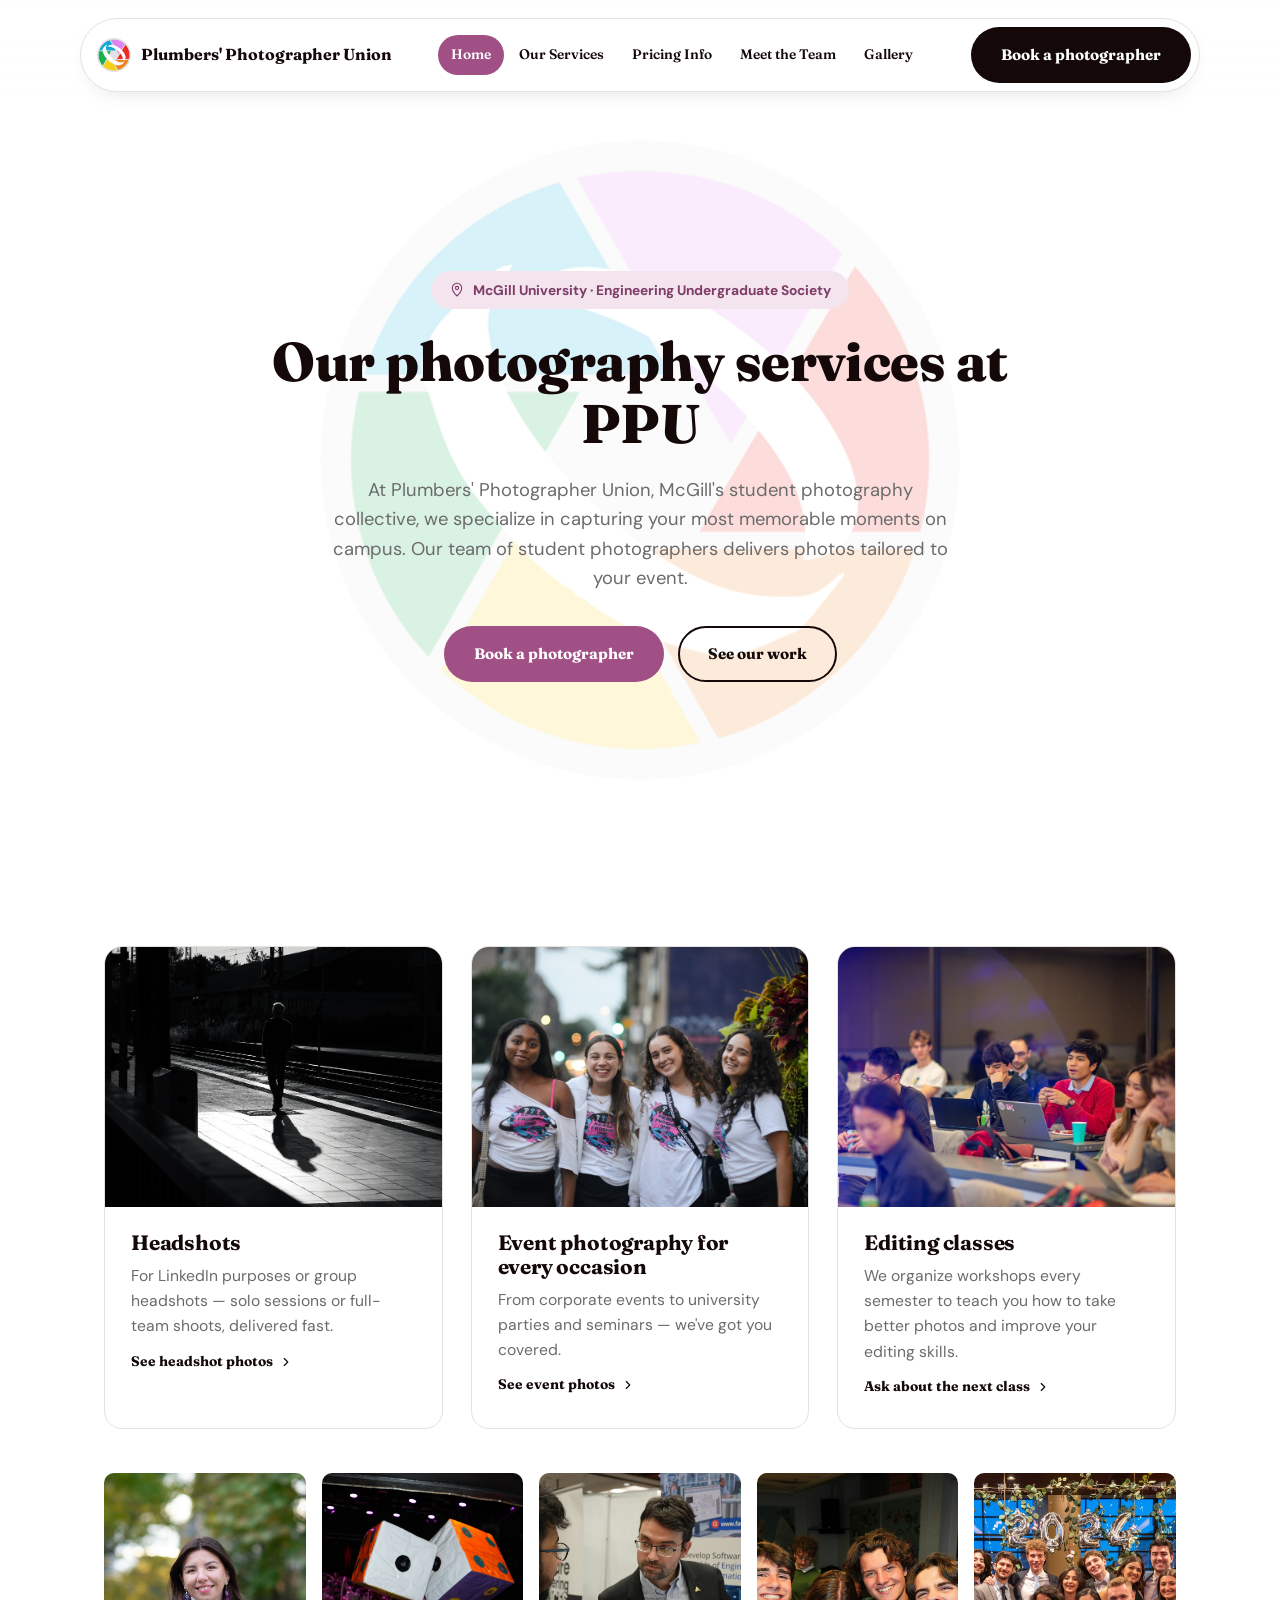
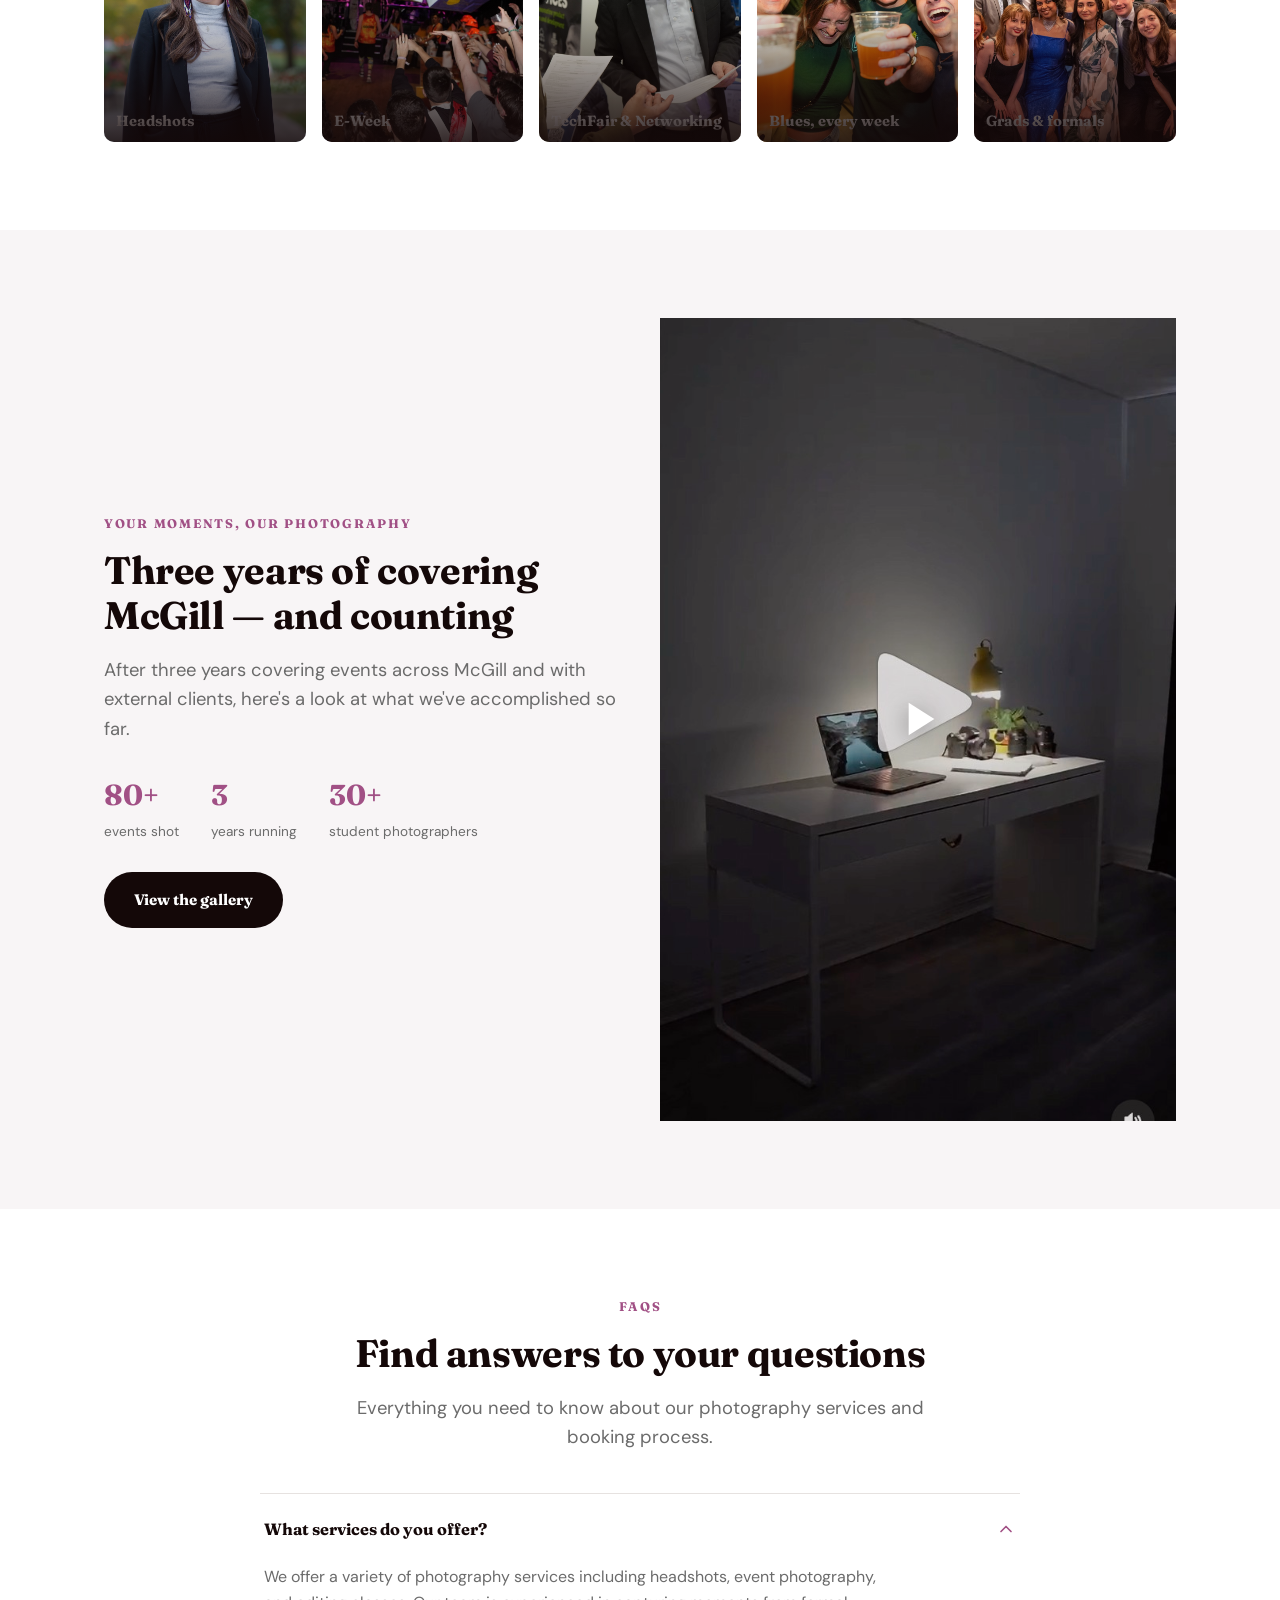
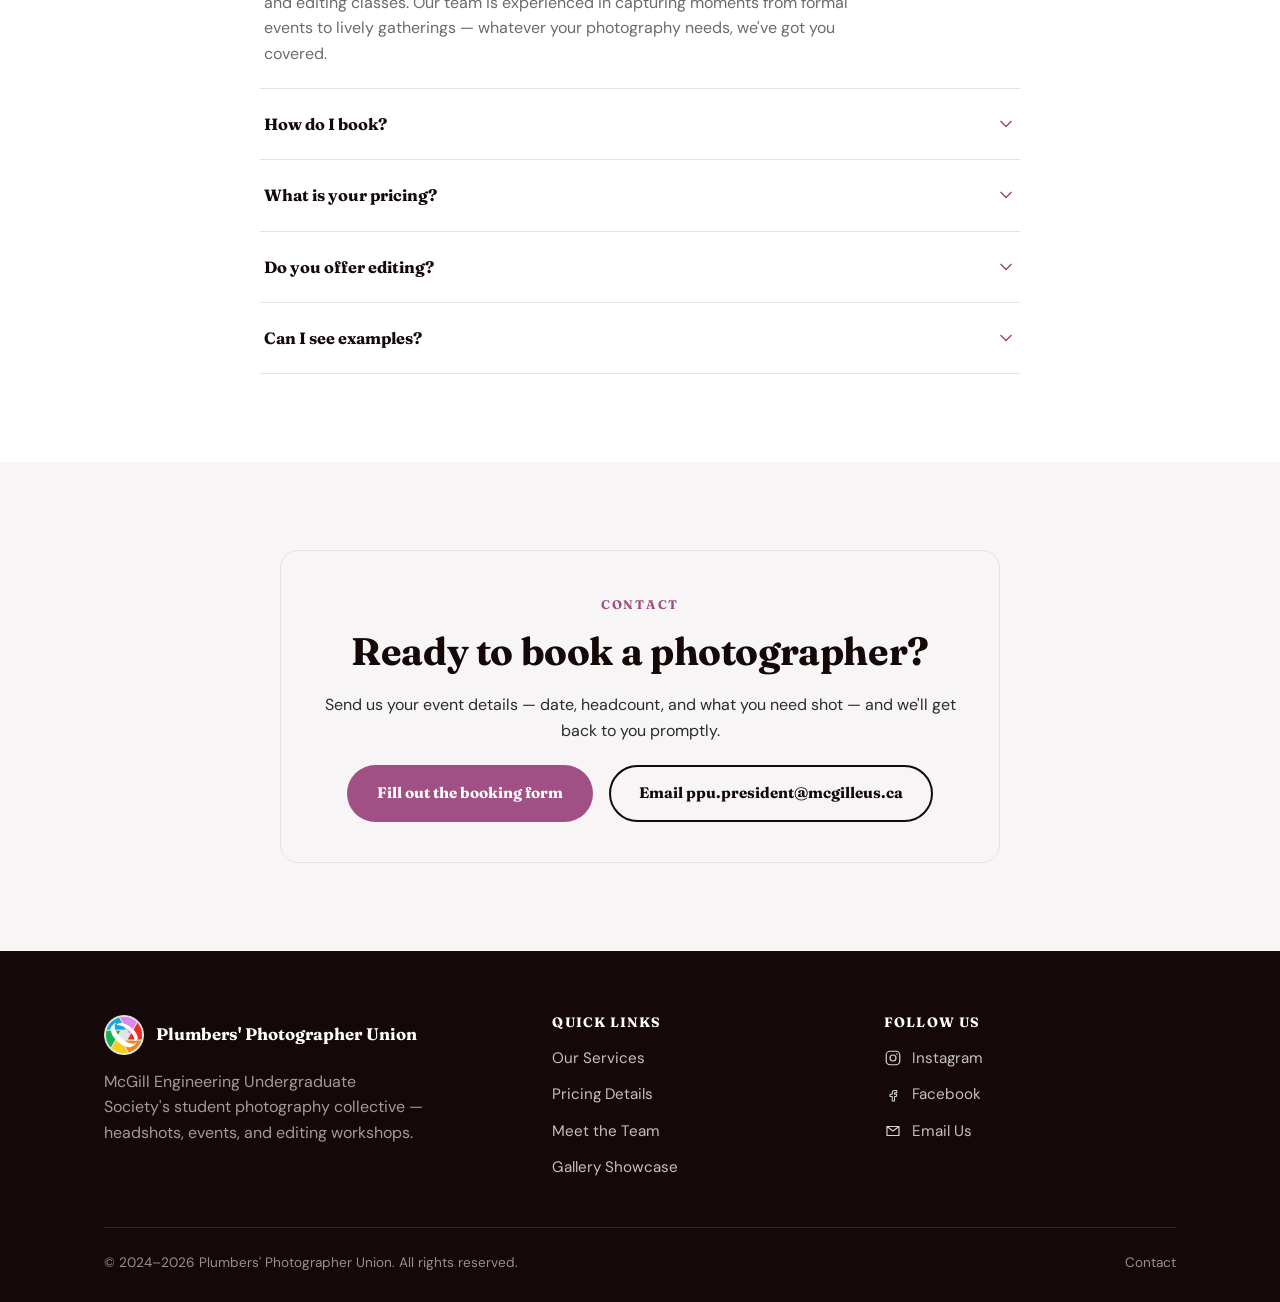
<file: index.html>
<!DOCTYPE html>
<html lang="en">
<head>
<meta charset="UTF-8">
<meta name="viewport" content="width=device-width, initial-scale=1.0">
<title>Plumbers' Photographer Union (PPU) — McGill Event & Headshot Photography</title>
<meta name="description" content="PPU is McGill's student photography collective — headshots, event coverage, and editing workshops shot by students, for students.">
<link rel="icon" href="assets/images/logo.png">
<link rel="preconnect" href="https://fonts.googleapis.com">
<link rel="preconnect" href="https://fonts.gstatic.com" crossorigin>
<link href="https://fonts.googleapis.com/css2?family=DM+Sans:wght@400;500;700&family=Fraunces:opsz,wght@9..144,300..900&display=swap" rel="stylesheet">
<link rel="stylesheet" href="assets/css/style.css">
</head>
<body>
<a class="skip-link" href="#main">Skip to content</a>

<header class="site-header">
  <div class="nav-shell">
    <a class="brand" href="index.html">
      <img src="assets/images/logo.png" alt="PPU logo">
      <span>Plumbers' Photographer Union</span>
    </a>
    <nav class="nav-links-wrap" aria-label="Primary">
      <ul class="nav-links">
        <li><a href="index.html" aria-current="page">Home</a></li>
        <li><a href="index.html#services">Our Services</a></li>
        <li><a href="pricing.html">Pricing Info</a></li>
        <li><a href="team.html">Meet the Team</a></li>
        <li><a href="gallery.html">Gallery</a></li>
      </ul>
    </nav>
    <a class="btn btn--dark nav-cta" href="book.html">Book a photographer</a>
    <button class="nav-toggle" aria-label="Open menu" aria-expanded="false">
      <svg viewBox="0 0 24 24" fill="none" width="20" height="20"><path d="M4 6h16M4 12h16M4 18h16" stroke="currentColor" stroke-width="2" stroke-linecap="round"/></svg>
    </button>
  </div>
  <nav class="mobile-menu" aria-label="Mobile">
    <a href="index.html" aria-current="page">Home</a>
    <a href="index.html#services">Our Services</a>
    <a href="pricing.html">Pricing Info</a>
    <a href="team.html">Meet the Team</a>
    <a href="gallery.html">Gallery</a>
    <a href="book.html">Book a photographer</a>
  </nav>
</header>

<main id="main">

  <section class="hero container hero--watermarked">
    <img class="hero-watermark" src="assets/images/logo.png" alt="" aria-hidden="true">
    <div class="hero-content">
      <span class="mcgill-badge center">
        <svg viewBox="0 0 24 24" fill="none" width="16" height="16"><path d="M12 21s7-6.5 7-12a7 7 0 1 0-14 0c0 5.5 7 12 7 12Z" stroke="currentColor" stroke-width="1.6" stroke-linejoin="round"/><circle cx="12" cy="9" r="2.4" stroke="currentColor" stroke-width="1.6"/></svg>
        McGill University · Engineering Undergraduate Society
      </span>
      <h1>Our photography services at PPU</h1>
      <p class="lede center">At Plumbers' Photographer Union, McGill's student photography collective, we specialize in capturing your most memorable moments on campus. Our team of student photographers delivers photos tailored to your event.</p>
      <div class="hero-actions">
        <a class="btn btn--accent" href="book.html">Book a photographer</a>
        <a class="btn btn--ghost" href="gallery.html">See our work</a>
      </div>
    </div>
  </section>

  <section class="section" id="services">
    <div class="container">
      <div class="card-grid">

        <a class="service-card" href="gallery.html#headshots">
          <div class="service-card__media">
            <img src="assets/images/headshots.jpg" alt="Black and white photo of a person walking through a train station, framed against long shadows">
          </div>
          <div class="service-card__body">
            <h3>Headshots</h3>
            <p>For LinkedIn purposes or group headshots — solo sessions or full-team shoots, delivered fast.</p>
            <span class="card-link">See headshot photos <svg viewBox="0 0 24 24" fill="none" width="14" height="14"><path d="M9 6l6 6-6 6" stroke="currentColor" stroke-width="2" stroke-linecap="round" stroke-linejoin="round"/></svg></span>
          </div>
        </a>

        <a class="service-card" href="gallery.html">
          <div class="service-card__media">
            <img src="assets/images/event-photography.jpg" alt="Four attendees smiling together at a university event">
          </div>
          <div class="service-card__body">
            <h3>Event photography for every occasion</h3>
            <p>From corporate events to university parties and seminars — we've got you covered.</p>
            <span class="card-link">See event photos <svg viewBox="0 0 24 24" fill="none" width="14" height="14"><path d="M9 6l6 6-6 6" stroke="currentColor" stroke-width="2" stroke-linecap="round" stroke-linejoin="round"/></svg></span>
          </div>
        </a>

        <a class="service-card" href="mailto:ppu.president@mcgilleus.ca?subject=Editing%20workshop%20interest">
          <div class="service-card__media">
            <img src="assets/images/editing-classes.jpg" alt="Students seated at desks with laptops in a workshop-style room">
          </div>
          <div class="service-card__body">
            <h3>Editing classes</h3>
            <p>We organize workshops every semester to teach you how to take better photos and improve your editing skills.</p>
            <span class="card-link">Ask about the next class <svg viewBox="0 0 24 24" fill="none" width="14" height="14"><path d="M9 6l6 6-6 6" stroke="currentColor" stroke-width="2" stroke-linecap="round" stroke-linejoin="round"/></svg></span>
          </div>
        </a>

      </div>

      <div class="category-strip">
        <a class="category-tile" href="gallery.html#headshots">
          <img src="assets/images/category-headshots.jpg" alt="Professional headshot session">
          <span>Headshots</span>
        </a>
        <a class="category-tile" href="gallery.html#eweek">
          <img src="assets/images/category-eweek.jpg" alt="E-Week engineering competition event">
          <span>E-Week</span>
        </a>
        <a class="category-tile" href="gallery.html#techfair">
          <img src="assets/images/category-techfair.jpg" alt="TechFair networking and career event">
          <span>TechFair &amp; Networking</span>
        </a>
        <a class="category-tile" href="gallery.html#blues">
          <img src="assets/images/category-blues.jpg" alt="Weekly Blues pub night at McGill Engineering">
          <span>Blues, every week</span>
        </a>
        <a class="category-tile" href="gallery.html#grad">
          <img src="assets/images/category-graduation.jpg" alt="Graduation photography">
          <span>Grads &amp; formals</span>
        </a>
      </div>
    </div>
  </section>

  <section class="section section--alt">
    <div class="container split">
      <div>
        <span class="eyebrow">Your moments, our photography</span>
        <h2>Three years of covering McGill — and counting</h2>
        <p class="lede">After three years covering events across McGill and with external clients, here's a look at what we've accomplished so far.</p>
        <div class="stat-row">
          <div><strong>80+</strong><span>events shot</span></div>
          <div><strong>3</strong><span>years running</span></div>
          <div><strong>30+</strong><span>student photographers</span></div>
        </div>
        <a class="btn btn--dark" href="gallery.html">View the gallery</a>
      </div>
      <div>
        <a class="reel-frame" href="https://www.instagram.com/p/DA6EWSOhc0C/" target="_blank" rel="noopener">
          <img src="assets/images/instagram-reel-poster.jpg" alt="Behind-the-scenes preview of a PPU photography reel on Instagram">
          <span class="play-badge" aria-hidden="true">
            <svg viewBox="0 0 24 24" fill="currentColor"><path d="M8 5v14l11-7Z"/></svg>
          </span>
        </a>
      </div>
    </div>
  </section>

  <section class="section">
    <div class="container">
      <span class="eyebrow center" style="display:block;">FAQs</span>
      <h2 class="center">Find answers to your questions</h2>
      <p class="lede center">Everything you need to know about our photography services and booking process.</p>

      <div class="faq-list">
        <details class="faq-item" open>
          <summary>What services do you offer?
            <svg class="chev" viewBox="0 0 24 24" fill="none"><path d="M6 9l6 6 6-6" stroke="currentColor" stroke-width="2" stroke-linecap="round" stroke-linejoin="round"/></svg>
          </summary>
          <p>We offer a variety of photography services including headshots, event photography, and editing classes. Our team is experienced in capturing moments from formal events to lively gatherings — whatever your photography needs, we've got you covered.</p>
        </details>
        <details class="faq-item">
          <summary>How do I book?
            <svg class="chev" viewBox="0 0 24 24" fill="none"><path d="M6 9l6 6 6-6" stroke="currentColor" stroke-width="2" stroke-linecap="round" stroke-linejoin="round"/></svg>
          </summary>
          <p>Booking a photographer is easy — fill out our <a href="book.html" style="color:var(--accent); font-weight:600;">booking form</a> with your event details and we'll get back to you promptly to finalize arrangements.</p>
        </details>
        <details class="faq-item">
          <summary>What is your pricing?
            <svg class="chev" viewBox="0 0 24 24" fill="none"><path d="M6 9l6 6 6-6" stroke="currentColor" stroke-width="2" stroke-linecap="round" stroke-linejoin="round"/></svg>
          </summary>
          <p>Our pricing varies based on the type of service and duration of the event. We aim to provide competitive rates while ensuring high-quality results — see our <a href="pricing.html" style="color:var(--accent); font-weight:600;">pricing page</a> for a full breakdown.</p>
        </details>
        <details class="faq-item">
          <summary>Do you offer editing?
            <svg class="chev" viewBox="0 0 24 24" fill="none"><path d="M6 9l6 6 6-6" stroke="currentColor" stroke-width="2" stroke-linecap="round" stroke-linejoin="round"/></svg>
          </summary>
          <p>Yes — we offer editing classes to help you learn how to enhance your photos. Our experienced photographers guide you through techniques and tools each semester.</p>
        </details>
        <details class="faq-item">
          <summary>Can I see examples?
            <svg class="chev" viewBox="0 0 24 24" fill="none"><path d="M6 9l6 6 6-6" stroke="currentColor" stroke-width="2" stroke-linecap="round" stroke-linejoin="round"/></svg>
          </summary>
          <p>Absolutely — check out our <a href="gallery.html" style="color:var(--accent); font-weight:600;">gallery</a> for a range of our work, or follow along on <a href="https://www.instagram.com/eus_ppu/" target="_blank" rel="noopener" style="color:var(--accent); font-weight:600;">Instagram</a> for recent highlights.</p>
        </details>
      </div>
    </div>
  </section>

  <section class="section section--alt" id="contact">
    <div class="container">
      <div class="contact-card">
        <span class="eyebrow">Contact</span>
        <h2>Ready to book a photographer?</h2>
        <p>Send us your event details — date, headcount, and what you need shot — and we'll get back to you promptly.</p>
        <div class="contact-methods">
          <a class="btn btn--accent" href="book.html">Fill out the booking form</a>
          <a class="btn btn--ghost" href="mailto:ppu.president@mcgilleus.ca">Email ppu.president@mcgilleus.ca</a>
        </div>
      </div>
    </div>
  </section>

</main>

<footer class="site-footer">
  <div class="container">
    <div class="footer-grid">
      <div>
        <div class="footer-brand">
          <img src="assets/images/logo.png" alt="">
          <span>Plumbers' Photographer Union</span>
        </div>
        <p>McGill Engineering Undergraduate Society's student photography collective — headshots, events, and editing workshops.</p>
      </div>
      <div class="footer-col">
        <h4>Quick Links</h4>
        <ul>
          <li><a href="index.html#services">Our Services</a></li>
          <li><a href="pricing.html">Pricing Details</a></li>
          <li><a href="team.html">Meet the Team</a></li>
          <li><a href="gallery.html">Gallery Showcase</a></li>
        </ul>
      </div>
      <div class="footer-col">
        <h4>Follow Us</h4>
        <ul>
          <li>
            <svg viewBox="0 0 24 24" fill="none"><rect x="3" y="3" width="18" height="18" rx="5" stroke="currentColor" stroke-width="1.6"/><circle cx="12" cy="12" r="4" stroke="currentColor" stroke-width="1.6"/><circle cx="17.2" cy="6.8" r="1" fill="currentColor"/></svg>
            <a href="https://www.instagram.com/eus_ppu/" target="_blank" rel="noopener">Instagram</a>
          </li>
          <li>
            <svg viewBox="0 0 24 24" fill="none"><path d="M14 9h3V6h-3c-1.7 0-3 1.3-3 3v2H8v3h3v6h3v-6h2.5l.5-3H14V9Z" stroke="currentColor" stroke-width="1.4" stroke-linejoin="round"/></svg>
            <a href="https://www.facebook.com/people/Plumbers-Photographer-Union/61550801457022/" target="_blank" rel="noopener">Facebook</a>
          </li>
          <li>
            <svg viewBox="0 0 24 24" fill="none"><path d="M4 6l8 6 8-6M4 6h16v12H4V6Z" stroke="currentColor" stroke-width="1.6" stroke-linejoin="round"/></svg>
            <a href="mailto:ppu.president@mcgilleus.ca">Email Us</a>
          </li>
        </ul>
      </div>
    </div>
    <div class="footer-bottom">
      <span>© 2024–2026 Plumbers' Photographer Union. All rights reserved.</span>
      <div class="footer-legal">
        <a href="mailto:ppu.president@mcgilleus.ca">Contact</a>
      </div>
    </div>
  </div>
</footer>

<script src="assets/js/main.js"></script>
</body>
</html>
</file>
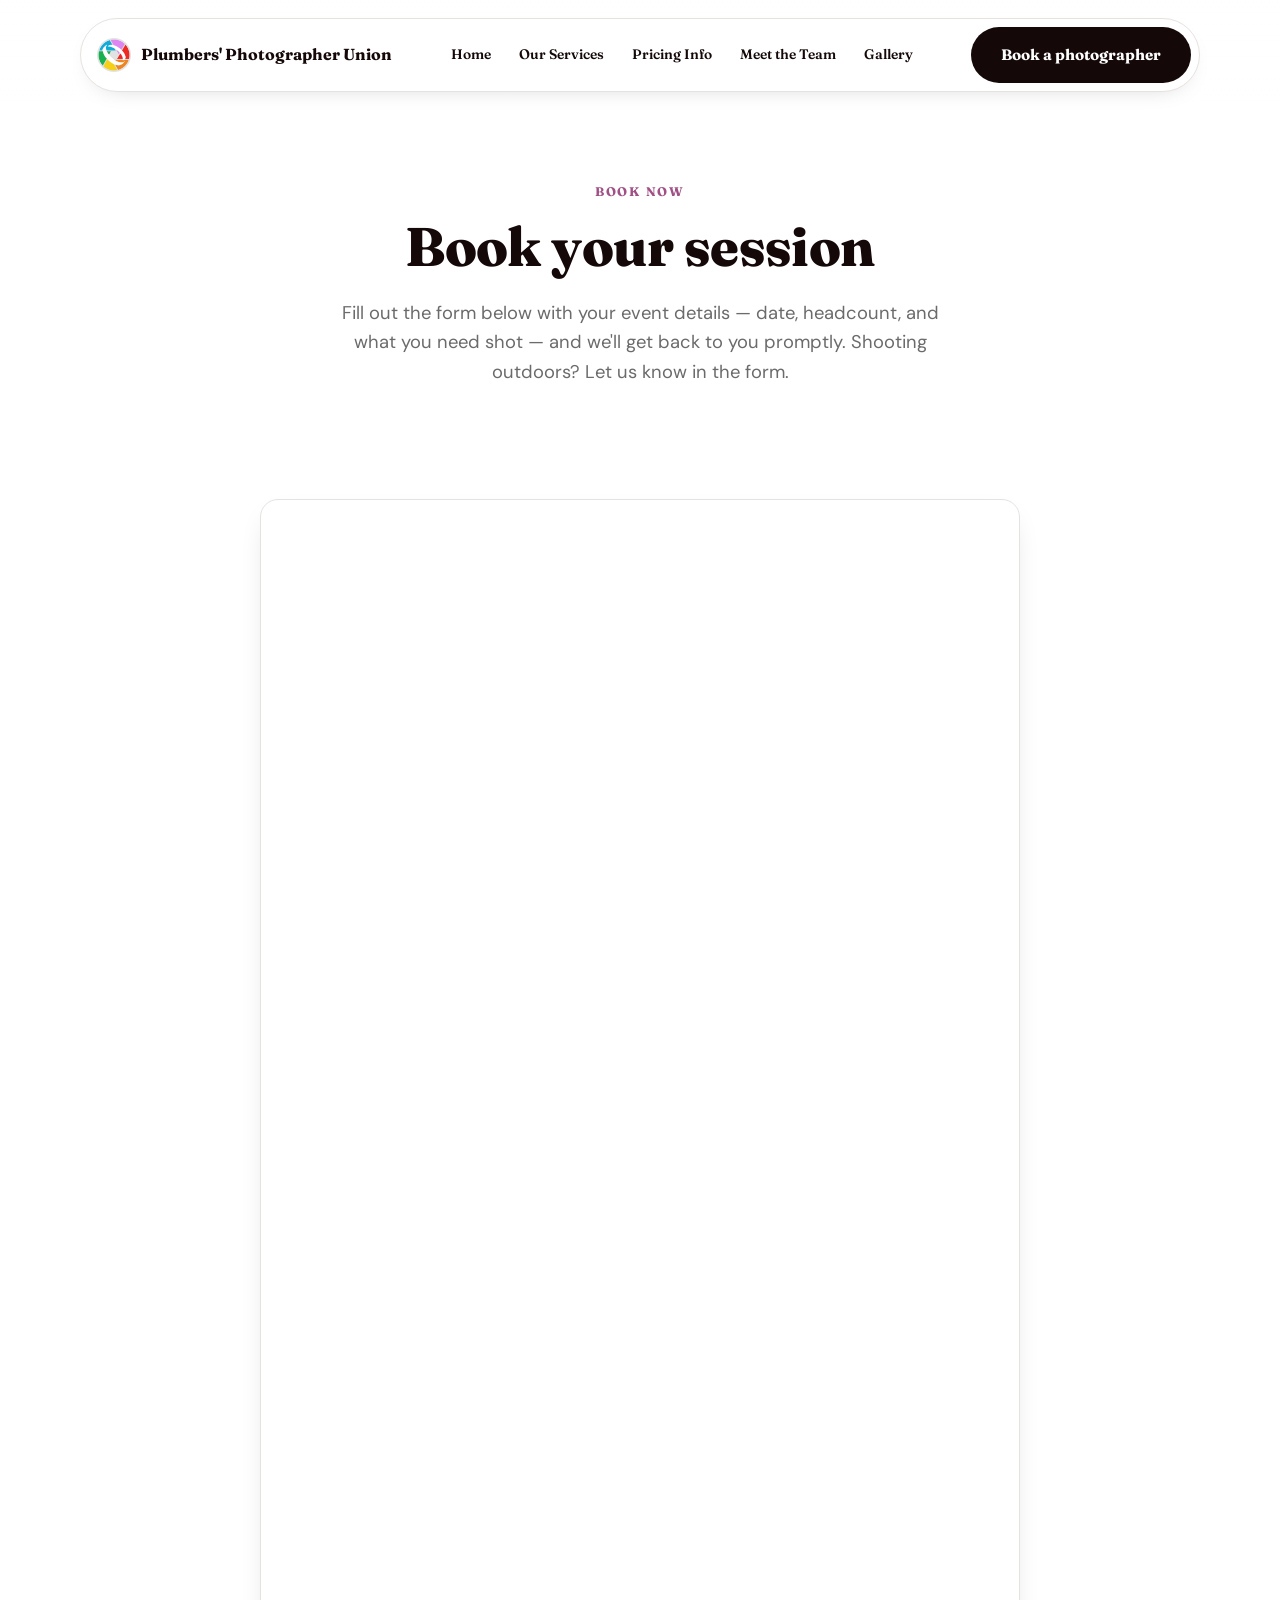
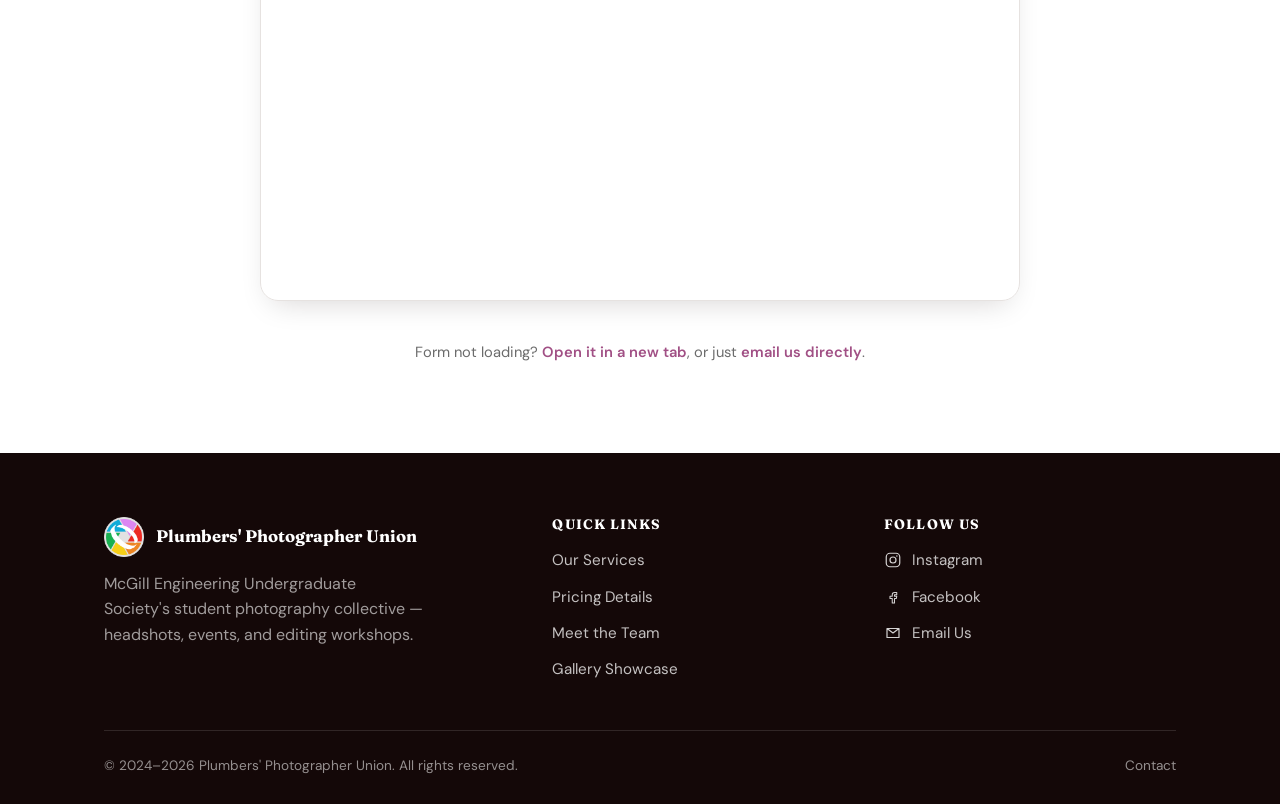
<file: book.html>
<!DOCTYPE html>
<html lang="en">
<head>
<meta charset="UTF-8">
<meta name="viewport" content="width=device-width, initial-scale=1.0">
<title>Book Now — Plumbers' Photographer Union (PPU)</title>
<meta name="description" content="Book a PPU photographer for your headshots, event, or session at McGill.">
<link rel="icon" href="assets/images/logo.png">
<link rel="preconnect" href="https://fonts.googleapis.com">
<link rel="preconnect" href="https://fonts.gstatic.com" crossorigin>
<link href="https://fonts.googleapis.com/css2?family=DM+Sans:wght@400;500;700&family=Fraunces:opsz,wght@9..144,300..900&display=swap" rel="stylesheet">
<link rel="stylesheet" href="assets/css/style.css">
</head>
<body>
<a class="skip-link" href="#main">Skip to content</a>

<header class="site-header">
  <div class="nav-shell">
    <a class="brand" href="index.html">
      <img src="assets/images/logo.png" alt="PPU logo">
      <span>Plumbers' Photographer Union</span>
    </a>
    <nav class="nav-links-wrap" aria-label="Primary">
      <ul class="nav-links">
        <li><a href="index.html">Home</a></li>
        <li><a href="index.html#services">Our Services</a></li>
        <li><a href="pricing.html">Pricing Info</a></li>
        <li><a href="team.html">Meet the Team</a></li>
        <li><a href="gallery.html">Gallery</a></li>
      </ul>
    </nav>
    <a class="btn btn--dark nav-cta" href="book.html" aria-current="page">Book a photographer</a>
    <button class="nav-toggle" aria-label="Open menu" aria-expanded="false">
      <svg viewBox="0 0 24 24" fill="none" width="20" height="20"><path d="M4 6h16M4 12h16M4 18h16" stroke="currentColor" stroke-width="2" stroke-linecap="round"/></svg>
    </button>
  </div>
  <nav class="mobile-menu" aria-label="Mobile">
    <a href="index.html">Home</a>
    <a href="index.html#services">Our Services</a>
    <a href="pricing.html">Pricing Info</a>
    <a href="team.html">Meet the Team</a>
    <a href="gallery.html">Gallery</a>
    <a href="book.html" aria-current="page">Book a photographer</a>
  </nav>
</header>

<main id="main">

  <section class="hero container">
    <span class="eyebrow center" style="display:block;">Book Now</span>
    <h1>Book your session</h1>
    <p class="lede center">Fill out the form below with your event details — date, headcount, and what you need shot — and we'll get back to you promptly. Shooting outdoors? Let us know in the form.</p>
  </section>

  <section class="section" style="padding-top:0;">
    <div class="container">
      <div class="form-frame">
        <iframe
          src="https://docs.google.com/forms/d/e/1FAIpQLSc2qbxnBgFQb2VAvqGHayuYzmrR-xcjlVRJcOdHdfKxl0O2jw/viewform?embedded=true"
          title="PPU booking request form"
          loading="lazy">Loading…</iframe>
      </div>
      <p class="pricing-note">Form not loading? <a href="https://docs.google.com/forms/d/e/1FAIpQLSc2qbxnBgFQb2VAvqGHayuYzmrR-xcjlVRJcOdHdfKxl0O2jw/viewform" target="_blank" rel="noopener" style="color:var(--accent); font-weight:600;">Open it in a new tab</a>, or just <a href="mailto:ppu.president@mcgilleus.ca" style="color:var(--accent); font-weight:600;">email us directly</a>.</p>
    </div>
  </section>

</main>

<footer class="site-footer">
  <div class="container">
    <div class="footer-grid">
      <div>
        <div class="footer-brand">
          <img src="assets/images/logo.png" alt="">
          <span>Plumbers' Photographer Union</span>
        </div>
        <p>McGill Engineering Undergraduate Society's student photography collective — headshots, events, and editing workshops.</p>
      </div>
      <div class="footer-col">
        <h4>Quick Links</h4>
        <ul>
          <li><a href="index.html#services">Our Services</a></li>
          <li><a href="pricing.html">Pricing Details</a></li>
          <li><a href="team.html">Meet the Team</a></li>
          <li><a href="gallery.html">Gallery Showcase</a></li>
        </ul>
      </div>
      <div class="footer-col">
        <h4>Follow Us</h4>
        <ul>
          <li>
            <svg viewBox="0 0 24 24" fill="none"><rect x="3" y="3" width="18" height="18" rx="5" stroke="currentColor" stroke-width="1.6"/><circle cx="12" cy="12" r="4" stroke="currentColor" stroke-width="1.6"/><circle cx="17.2" cy="6.8" r="1" fill="currentColor"/></svg>
            <a href="https://www.instagram.com/eus_ppu/" target="_blank" rel="noopener">Instagram</a>
          </li>
          <li>
            <svg viewBox="0 0 24 24" fill="none"><path d="M14 9h3V6h-3c-1.7 0-3 1.3-3 3v2H8v3h3v6h3v-6h2.5l.5-3H14V9Z" stroke="currentColor" stroke-width="1.4" stroke-linejoin="round"/></svg>
            <a href="https://www.facebook.com/people/Plumbers-Photographer-Union/61550801457022/" target="_blank" rel="noopener">Facebook</a>
          </li>
          <li>
            <svg viewBox="0 0 24 24" fill="none"><path d="M4 6l8 6 8-6M4 6h16v12H4V6Z" stroke="currentColor" stroke-width="1.6" stroke-linejoin="round"/></svg>
            <a href="mailto:ppu.president@mcgilleus.ca">Email Us</a>
          </li>
        </ul>
      </div>
    </div>
    <div class="footer-bottom">
      <span>© 2024–2026 Plumbers' Photographer Union. All rights reserved.</span>
      <div class="footer-legal">
        <a href="mailto:ppu.president@mcgilleus.ca">Contact</a>
      </div>
    </div>
  </div>
</footer>

<script src="assets/js/main.js"></script>
</body>
</html>
</file>
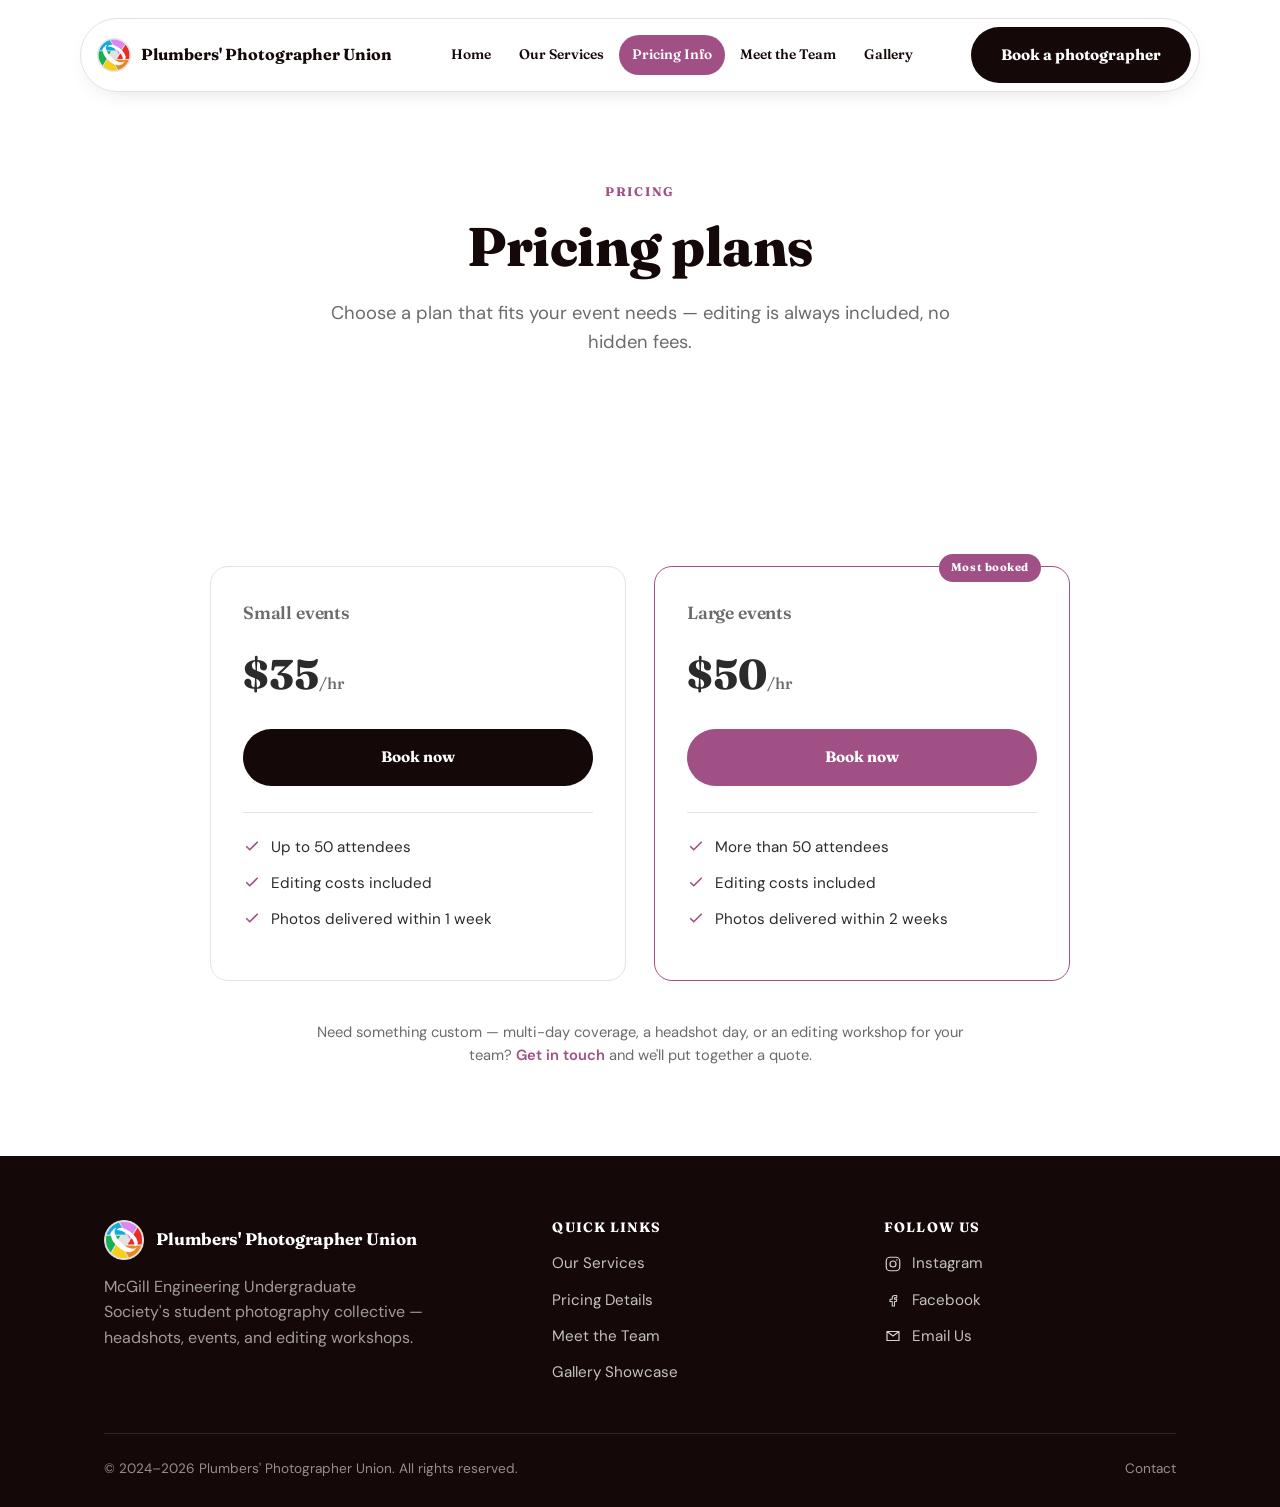
<file: pricing.html>
<!DOCTYPE html>
<html lang="en">
<head>
<meta charset="UTF-8">
<meta name="viewport" content="width=device-width, initial-scale=1.0">
<title>Pricing — Plumbers' Photographer Union (PPU)</title>
<meta name="description" content="Simple, transparent hourly rates for PPU event photography at McGill — small and large events, editing included.">
<link rel="icon" href="assets/images/logo.png">
<link rel="preconnect" href="https://fonts.googleapis.com">
<link rel="preconnect" href="https://fonts.gstatic.com" crossorigin>
<link href="https://fonts.googleapis.com/css2?family=DM+Sans:wght@400;500;700&family=Fraunces:opsz,wght@9..144,300..900&display=swap" rel="stylesheet">
<link rel="stylesheet" href="assets/css/style.css">
</head>
<body>
<a class="skip-link" href="#main">Skip to content</a>

<header class="site-header">
  <div class="nav-shell">
    <a class="brand" href="index.html">
      <img src="assets/images/logo.png" alt="PPU logo">
      <span>Plumbers' Photographer Union</span>
    </a>
    <nav class="nav-links-wrap" aria-label="Primary">
      <ul class="nav-links">
        <li><a href="index.html">Home</a></li>
        <li><a href="index.html#services">Our Services</a></li>
        <li><a href="pricing.html" aria-current="page">Pricing Info</a></li>
        <li><a href="team.html">Meet the Team</a></li>
        <li><a href="gallery.html">Gallery</a></li>
      </ul>
    </nav>
    <a class="btn btn--dark nav-cta" href="book.html">Book a photographer</a>
    <button class="nav-toggle" aria-label="Open menu" aria-expanded="false">
      <svg viewBox="0 0 24 24" fill="none" width="20" height="20"><path d="M4 6h16M4 12h16M4 18h16" stroke="currentColor" stroke-width="2" stroke-linecap="round"/></svg>
    </button>
  </div>
  <nav class="mobile-menu" aria-label="Mobile">
    <a href="index.html">Home</a>
    <a href="index.html#services">Our Services</a>
    <a href="pricing.html" aria-current="page">Pricing Info</a>
    <a href="team.html">Meet the Team</a>
    <a href="gallery.html">Gallery</a>
    <a href="book.html">Book a photographer</a>
  </nav>
</header>

<main id="main">

  <section class="hero container">
    <span class="eyebrow center" style="display:block;">Pricing</span>
    <h1>Pricing plans</h1>
    <p class="lede center">Choose a plan that fits your event needs — editing is always included, no hidden fees.</p>
  </section>

  <section class="section">
    <div class="container">
      <div class="pricing-grid">

        <div class="price-card">
          <h3>Small events</h3>
          <p class="price">$35<span>/hr</span></p>
          <a class="btn btn--dark" style="width:100%;" href="book.html">Book now</a>
          <ul>
            <li>
              <svg viewBox="0 0 24 24" fill="none"><path d="M5 13l4 4L19 7" stroke="currentColor" stroke-width="2.2" stroke-linecap="round" stroke-linejoin="round"/></svg>
              Up to 50 attendees
            </li>
            <li>
              <svg viewBox="0 0 24 24" fill="none"><path d="M5 13l4 4L19 7" stroke="currentColor" stroke-width="2.2" stroke-linecap="round" stroke-linejoin="round"/></svg>
              Editing costs included
            </li>
            <li>
              <svg viewBox="0 0 24 24" fill="none"><path d="M5 13l4 4L19 7" stroke="currentColor" stroke-width="2.2" stroke-linecap="round" stroke-linejoin="round"/></svg>
              Photos delivered within 1 week
            </li>
          </ul>
        </div>

        <div class="price-card price-card--highlight">
          <h3>Large events</h3>
          <p class="price">$50<span>/hr</span></p>
          <a class="btn btn--accent" style="width:100%;" href="book.html">Book now</a>
          <ul>
            <li>
              <svg viewBox="0 0 24 24" fill="none"><path d="M5 13l4 4L19 7" stroke="currentColor" stroke-width="2.2" stroke-linecap="round" stroke-linejoin="round"/></svg>
              More than 50 attendees
            </li>
            <li>
              <svg viewBox="0 0 24 24" fill="none"><path d="M5 13l4 4L19 7" stroke="currentColor" stroke-width="2.2" stroke-linecap="round" stroke-linejoin="round"/></svg>
              Editing costs included
            </li>
            <li>
              <svg viewBox="0 0 24 24" fill="none"><path d="M5 13l4 4L19 7" stroke="currentColor" stroke-width="2.2" stroke-linecap="round" stroke-linejoin="round"/></svg>
              Photos delivered within 2 weeks
            </li>
          </ul>
        </div>

      </div>

      <p class="pricing-note">Need something custom — multi-day coverage, a headshot day, or an editing workshop for your team? <a href="book.html" style="color:var(--accent); font-weight:600;">Get in touch</a> and we'll put together a quote.</p>
    </div>
  </section>

</main>

<footer class="site-footer">
  <div class="container">
    <div class="footer-grid">
      <div>
        <div class="footer-brand">
          <img src="assets/images/logo.png" alt="">
          <span>Plumbers' Photographer Union</span>
        </div>
        <p>McGill Engineering Undergraduate Society's student photography collective — headshots, events, and editing workshops.</p>
      </div>
      <div class="footer-col">
        <h4>Quick Links</h4>
        <ul>
          <li><a href="index.html#services">Our Services</a></li>
          <li><a href="pricing.html">Pricing Details</a></li>
          <li><a href="team.html">Meet the Team</a></li>
          <li><a href="gallery.html">Gallery Showcase</a></li>
        </ul>
      </div>
      <div class="footer-col">
        <h4>Follow Us</h4>
        <ul>
          <li>
            <svg viewBox="0 0 24 24" fill="none"><rect x="3" y="3" width="18" height="18" rx="5" stroke="currentColor" stroke-width="1.6"/><circle cx="12" cy="12" r="4" stroke="currentColor" stroke-width="1.6"/><circle cx="17.2" cy="6.8" r="1" fill="currentColor"/></svg>
            <a href="https://www.instagram.com/eus_ppu/" target="_blank" rel="noopener">Instagram</a>
          </li>
          <li>
            <svg viewBox="0 0 24 24" fill="none"><path d="M14 9h3V6h-3c-1.7 0-3 1.3-3 3v2H8v3h3v6h3v-6h2.5l.5-3H14V9Z" stroke="currentColor" stroke-width="1.4" stroke-linejoin="round"/></svg>
            <a href="https://www.facebook.com/people/Plumbers-Photographer-Union/61550801457022/" target="_blank" rel="noopener">Facebook</a>
          </li>
          <li>
            <svg viewBox="0 0 24 24" fill="none"><path d="M4 6l8 6 8-6M4 6h16v12H4V6Z" stroke="currentColor" stroke-width="1.6" stroke-linejoin="round"/></svg>
            <a href="mailto:ppu.president@mcgilleus.ca">Email Us</a>
          </li>
        </ul>
      </div>
    </div>
    <div class="footer-bottom">
      <span>© 2024–2026 Plumbers' Photographer Union. All rights reserved.</span>
      <div class="footer-legal">
        <a href="mailto:ppu.president@mcgilleus.ca">Contact</a>
      </div>
    </div>
  </div>
</footer>

<script src="assets/js/main.js"></script>
</body>
</html>
</file>
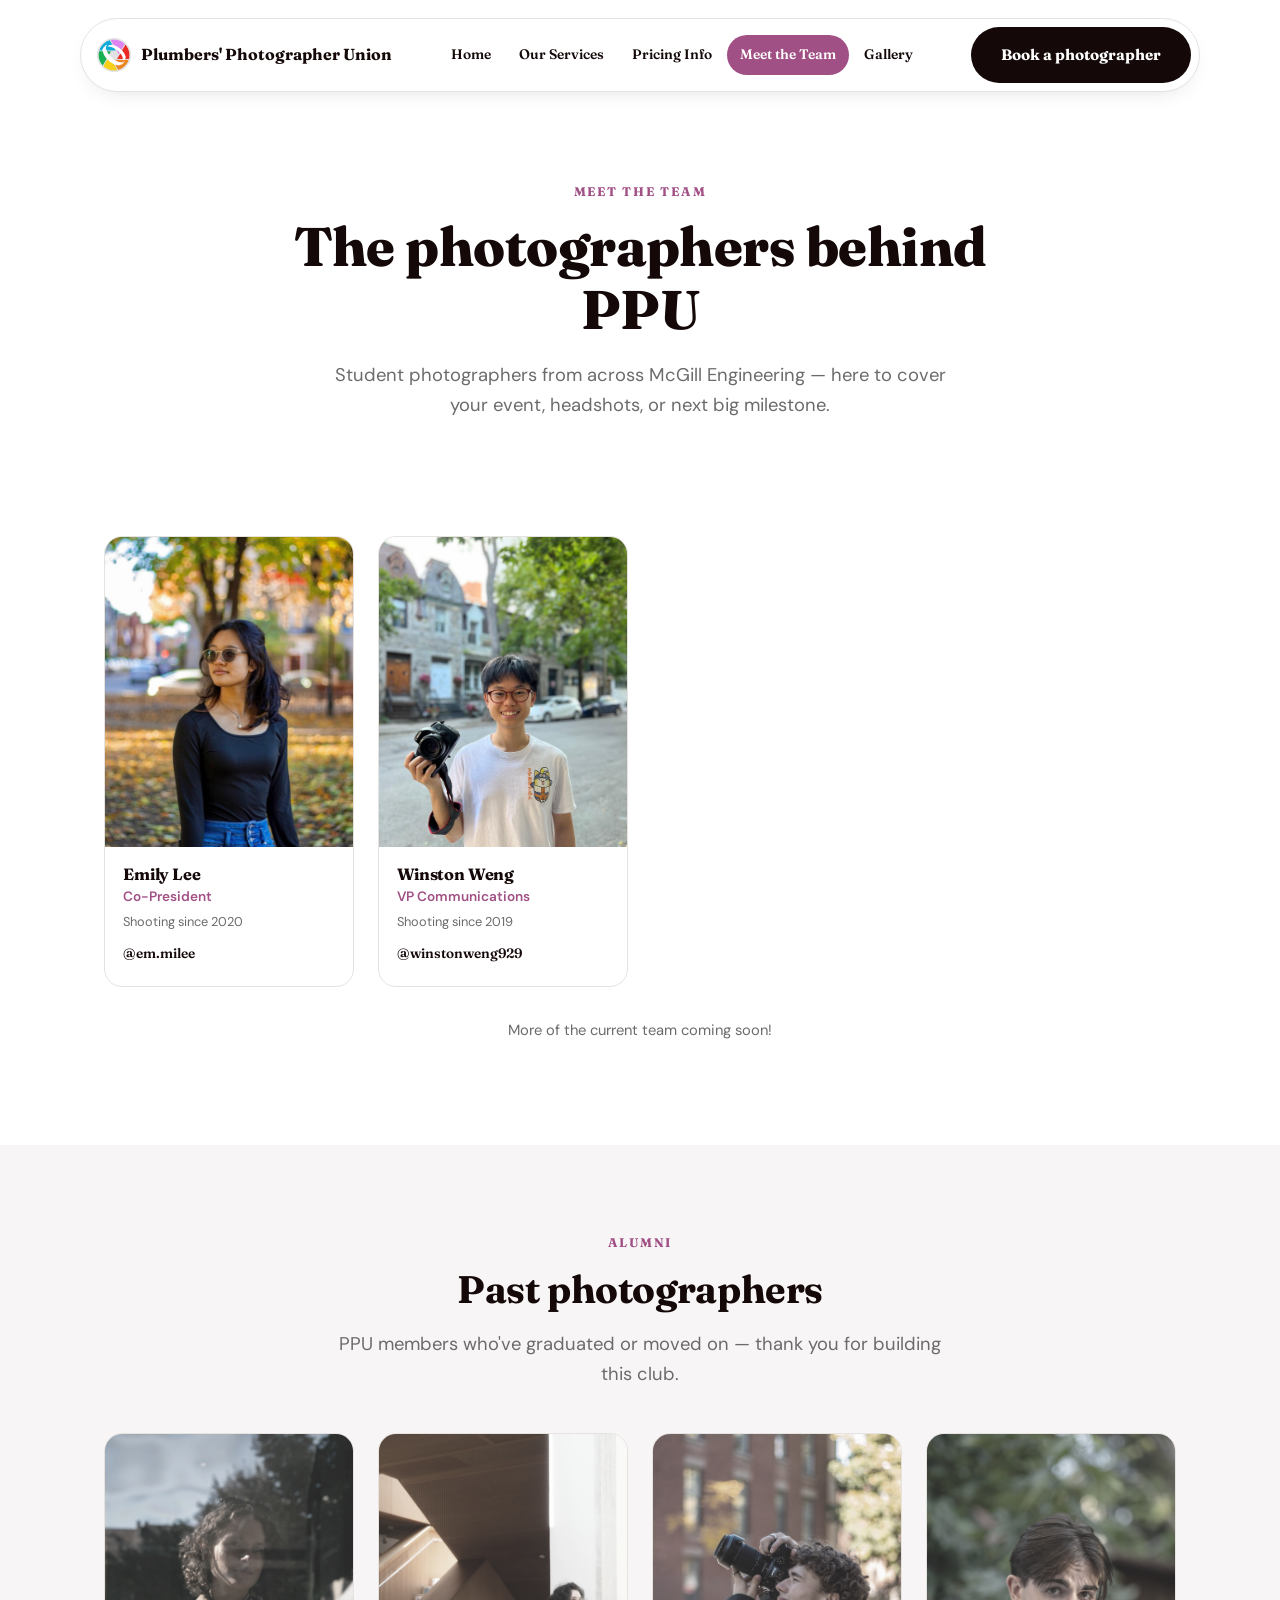
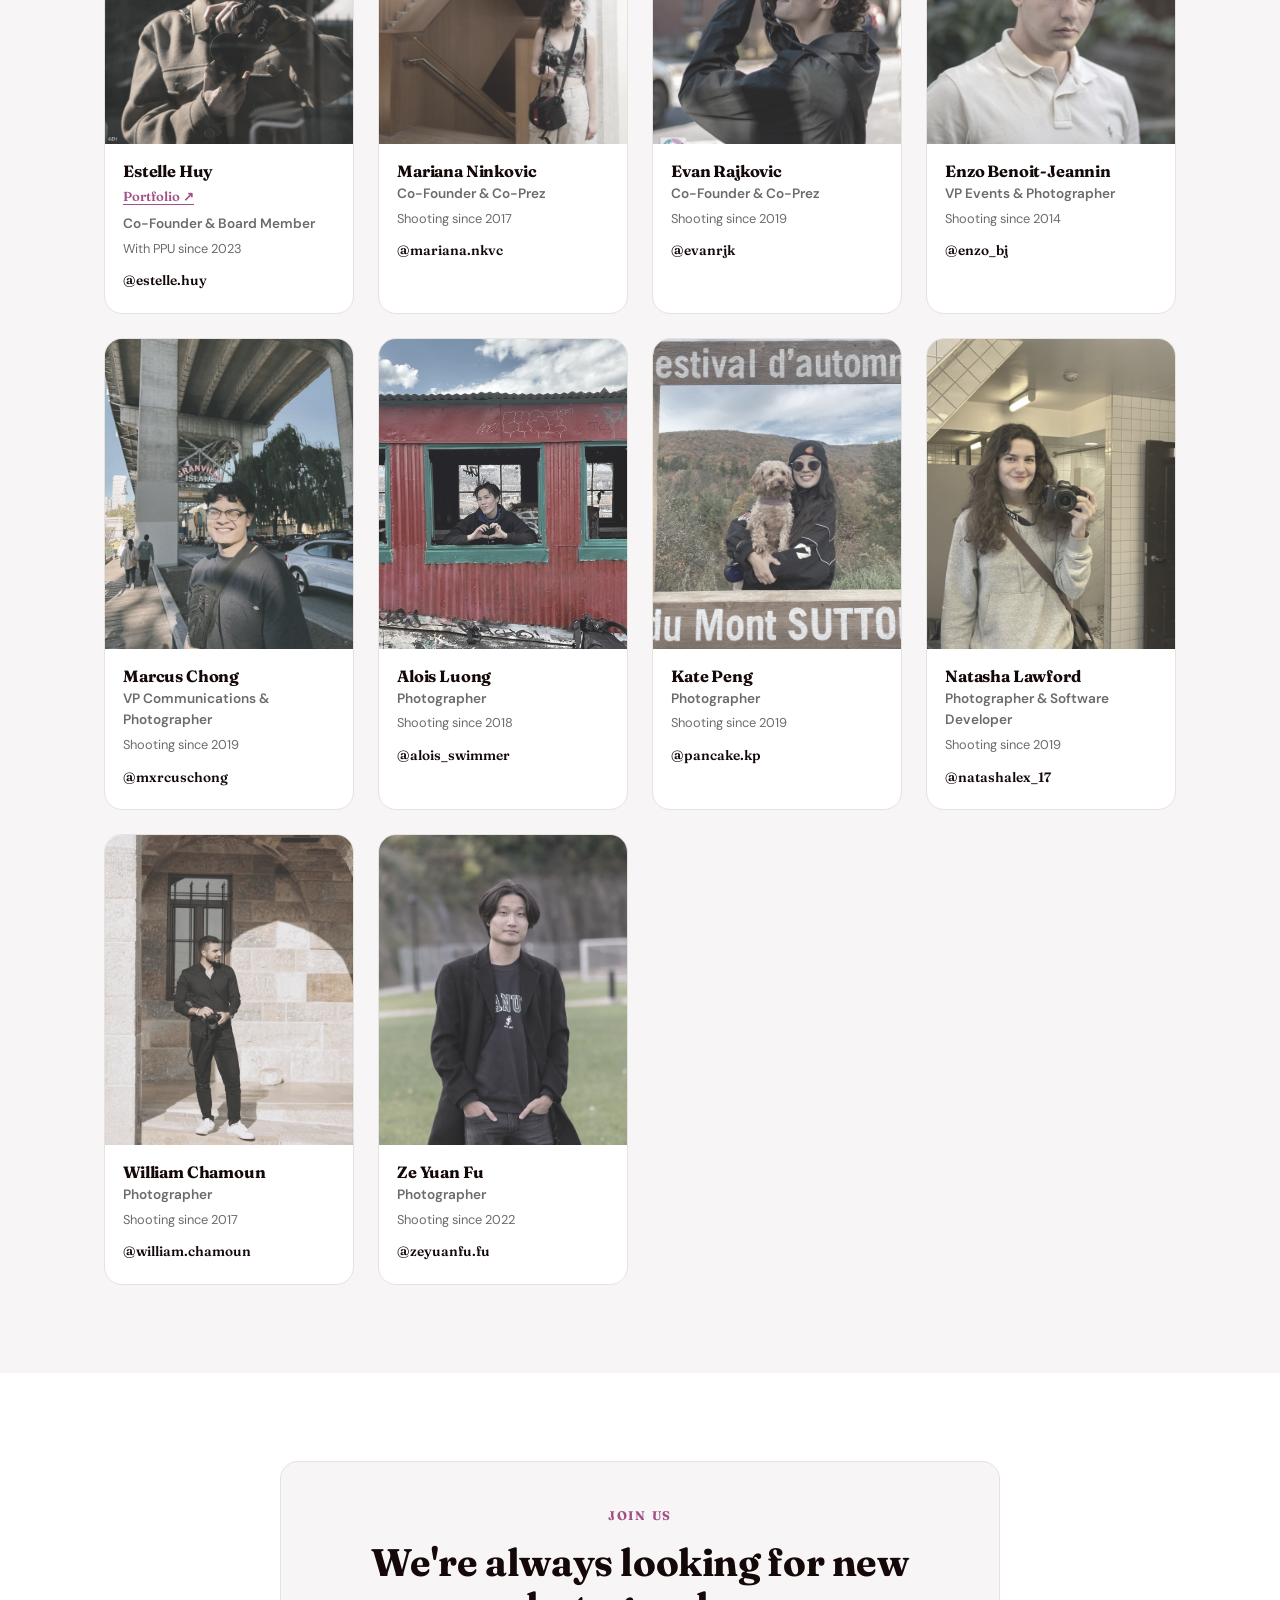
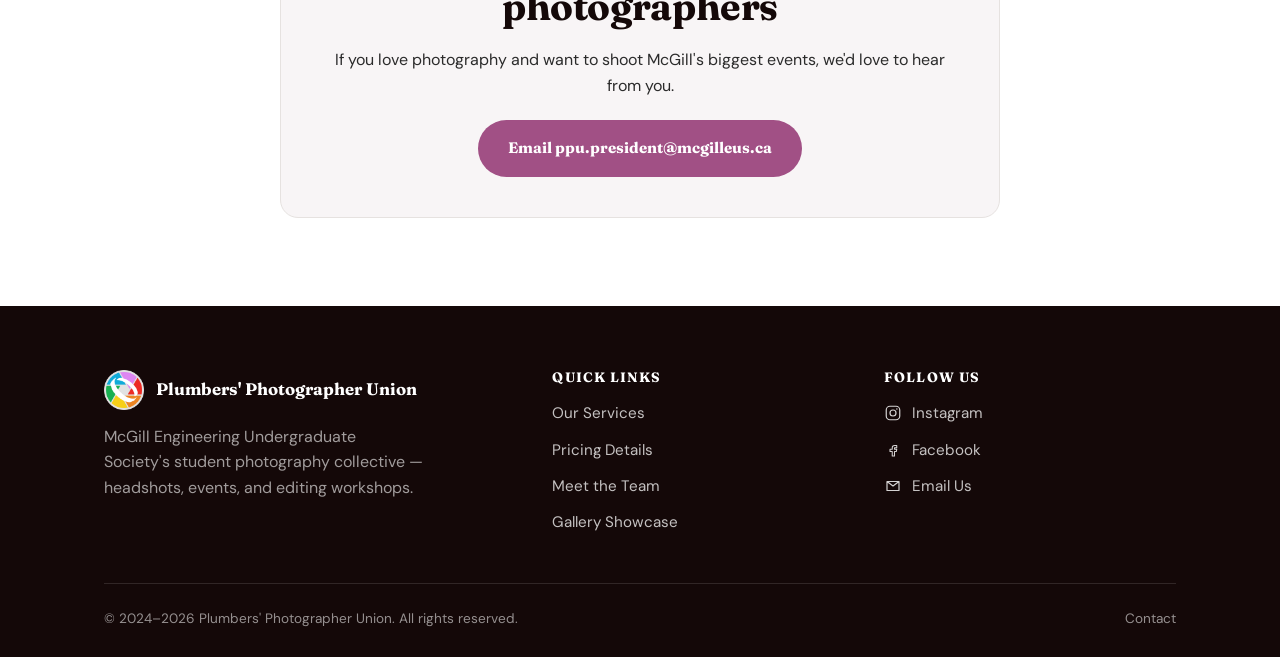
<file: team.html>
<!DOCTYPE html>
<html lang="en">
<head>
<meta charset="UTF-8">
<meta name="viewport" content="width=device-width, initial-scale=1.0">
<title>Meet the Team — Plumbers' Photographer Union (PPU)</title>
<meta name="description" content="Meet the student photographers behind PPU at McGill.">
<link rel="icon" href="assets/images/logo.png">
<link rel="preconnect" href="https://fonts.googleapis.com">
<link rel="preconnect" href="https://fonts.gstatic.com" crossorigin>
<link href="https://fonts.googleapis.com/css2?family=DM+Sans:wght@400;500;700&family=Fraunces:opsz,wght@9..144,300..900&display=swap" rel="stylesheet">
<link rel="stylesheet" href="assets/css/style.css">
</head>
<body>
<a class="skip-link" href="#main">Skip to content</a>

<header class="site-header">
  <div class="nav-shell">
    <a class="brand" href="index.html">
      <img src="assets/images/logo.png" alt="PPU logo">
      <span>Plumbers' Photographer Union</span>
    </a>
    <nav class="nav-links-wrap" aria-label="Primary">
      <ul class="nav-links">
        <li><a href="index.html">Home</a></li>
        <li><a href="index.html#services">Our Services</a></li>
        <li><a href="pricing.html">Pricing Info</a></li>
        <li><a href="team.html" aria-current="page">Meet the Team</a></li>
        <li><a href="gallery.html">Gallery</a></li>
      </ul>
    </nav>
    <a class="btn btn--dark nav-cta" href="book.html">Book a photographer</a>
    <button class="nav-toggle" aria-label="Open menu" aria-expanded="false">
      <svg viewBox="0 0 24 24" fill="none" width="20" height="20"><path d="M4 6h16M4 12h16M4 18h16" stroke="currentColor" stroke-width="2" stroke-linecap="round"/></svg>
    </button>
  </div>
  <nav class="mobile-menu" aria-label="Mobile">
    <a href="index.html">Home</a>
    <a href="index.html#services">Our Services</a>
    <a href="pricing.html">Pricing Info</a>
    <a href="team.html" aria-current="page">Meet the Team</a>
    <a href="gallery.html">Gallery</a>
    <a href="book.html">Book a photographer</a>
  </nav>
</header>

<main id="main">

  <section class="hero container">
    <span class="eyebrow center" style="display:block;">Meet the Team</span>
    <h1>The photographers behind PPU</h1>
    <p class="lede center">Student photographers from across McGill Engineering — here to cover your event, headshots, or next big milestone.</p>
  </section>

  <section class="section" style="padding-top:0;">
    <div class="container">
      <div class="team-grid">

        <article class="team-card">
          <img src="assets/images/team/emily.jpg" alt="Emily Lee">
          <div class="team-card__body">
            <h3>Emily Lee</h3>
            <p class="role">Co-President</p>
            <p class="meta">Shooting since 2020</p>
            <a class="handle" href="https://www.instagram.com/em.milee" target="_blank" rel="noopener">@em.milee</a>
          </div>
        </article>

        <article class="team-card">
          <img src="assets/images/team/winston.jpg" alt="Winston Weng">
          <div class="team-card__body">
            <h3>Winston Weng</h3>
            <p class="role">VP Communications</p>
            <p class="meta">Shooting since 2019</p>
            <a class="handle" href="https://www.instagram.com/winstonweng929" target="_blank" rel="noopener">@winstonweng929</a>
          </div>
        </article>

      </div>
      <p class="team-empty-note">More of the current team coming soon!</p>
    </div>
  </section>

  <section class="section section--alt">
    <div class="container">
      <span class="eyebrow center" style="display:block;">Alumni</span>
      <h2 class="center">Past photographers</h2>
      <p class="lede center">PPU members who've graduated or moved on — thank you for building this club.</p>

      <div class="team-grid">

        <article class="team-card team-card--alumni">
          <img src="assets/images/team/estelle.jpg" alt="Estelle Huy">
          <div class="team-card__body">
            <h3>Estelle Huy</h3>
            <a class="portfolio-link" href="https://framesbyestelle.netlify.app" target="_blank" rel="noopener">Portfolio ↗</a>
            <p class="role">Co-Founder &amp; Board Member</p>
            <p class="meta">With PPU since 2023</p>
            <a class="handle" href="https://www.instagram.com/estelle.huy" target="_blank" rel="noopener">@estelle.huy</a>
          </div>
        </article>

        <article class="team-card team-card--alumni">
          <img src="assets/images/team/mariana.jpg" alt="Mariana Ninkovic">
          <div class="team-card__body">
            <h3>Mariana Ninkovic</h3>
            <p class="role">Co-Founder &amp; Co-Prez</p>
            <p class="meta">Shooting since 2017</p>
            <a class="handle" href="https://www.instagram.com/mariana.nkvc" target="_blank" rel="noopener">@mariana.nkvc</a>
          </div>
        </article>

        <article class="team-card team-card--alumni">
          <img src="assets/images/team/evan.jpg" alt="Evan Rajkovic">
          <div class="team-card__body">
            <h3>Evan Rajkovic</h3>
            <p class="role">Co-Founder &amp; Co-Prez</p>
            <p class="meta">Shooting since 2019</p>
            <a class="handle" href="https://www.instagram.com/evanrjk" target="_blank" rel="noopener">@evanrjk</a>
          </div>
        </article>

        <article class="team-card team-card--alumni">
          <img src="assets/images/team/enzo.jpg" alt="Enzo Benoit-Jeannin">
          <div class="team-card__body">
            <h3>Enzo Benoit-Jeannin</h3>
            <p class="role">VP Events &amp; Photographer</p>
            <p class="meta">Shooting since 2014</p>
            <a class="handle" href="https://www.instagram.com/enzo_bj" target="_blank" rel="noopener">@enzo_bj</a>
          </div>
        </article>

        <article class="team-card team-card--alumni">
          <img src="assets/images/team/marcus.jpg" alt="Marcus Chong">
          <div class="team-card__body">
            <h3>Marcus Chong</h3>
            <p class="role">VP Communications &amp; Photographer</p>
            <p class="meta">Shooting since 2019</p>
            <a class="handle" href="https://www.instagram.com/mxrcuschong" target="_blank" rel="noopener">@mxrcuschong</a>
          </div>
        </article>

        <article class="team-card team-card--alumni">
          <img src="assets/images/team/alois.jpg" alt="Alois Luong">
          <div class="team-card__body">
            <h3>Alois Luong</h3>
            <p class="role">Photographer</p>
            <p class="meta">Shooting since 2018</p>
            <a class="handle" href="https://www.instagram.com/alois_swimmer" target="_blank" rel="noopener">@alois_swimmer</a>
          </div>
        </article>

        <article class="team-card team-card--alumni">
          <img src="assets/images/team/kate.jpg" alt="Kate Peng">
          <div class="team-card__body">
            <h3>Kate Peng</h3>
            <p class="role">Photographer</p>
            <p class="meta">Shooting since 2019</p>
            <a class="handle" href="https://www.instagram.com/pancake.kp" target="_blank" rel="noopener">@pancake.kp</a>
          </div>
        </article>

        <article class="team-card team-card--alumni">
          <img src="assets/images/team/natasha.jpg" alt="Natasha Lawford">
          <div class="team-card__body">
            <h3>Natasha Lawford</h3>
            <p class="role">Photographer &amp; Software Developer</p>
            <p class="meta">Shooting since 2019</p>
            <a class="handle" href="https://www.instagram.com/natashalex_17" target="_blank" rel="noopener">@natashalex_17</a>
          </div>
        </article>

        <article class="team-card team-card--alumni">
          <img src="assets/images/team/william.jpg" alt="William Chamoun">
          <div class="team-card__body">
            <h3>William Chamoun</h3>
            <p class="role">Photographer</p>
            <p class="meta">Shooting since 2017</p>
            <a class="handle" href="https://www.instagram.com/william.chamoun" target="_blank" rel="noopener">@william.chamoun</a>
          </div>
        </article>

        <article class="team-card team-card--alumni">
          <img src="assets/images/team/zeyuan.jpg" alt="Ze Yuan Fu">
          <div class="team-card__body">
            <h3>Ze Yuan Fu</h3>
            <p class="role">Photographer</p>
            <p class="meta">Shooting since 2022</p>
            <a class="handle" href="https://www.instagram.com/zeyuanfu.fu" target="_blank" rel="noopener">@zeyuanfu.fu</a>
          </div>
        </article>


        <!--
          To add an alumni member, copy this block and edit it, then paste it
          above this comment. Photo goes in assets/images/team/ (or
          assets/images/alumni/ if you want to keep them separate).

        <article class="team-card team-card--alumni">
          <img src="assets/images/team/example.jpg" alt="Full Name">
          <div class="team-card__body">
            <h3>Full Name</h3>
            <p class="role">Role they held (e.g. Photographer, VP Events)</p>
            <p class="meta">2021–2024</p>
            <a class="handle" href="https://www.instagram.com/handle" target="_blank" rel="noopener">@handle</a>
          </div>
        </article>
        -->

      </div>
    </div>
  </section>

  <section class="section">
    <div class="container">
      <div class="contact-card">
        <span class="eyebrow">Join us</span>
        <h2>We're always looking for new photographers</h2>
        <p>If you love photography and want to shoot McGill's biggest events, we'd love to hear from you.</p>
        <div class="contact-methods">
          <a class="btn btn--accent" href="mailto:ppu.president@mcgilleus.ca">Email ppu.president@mcgilleus.ca</a>
        </div>
      </div>
    </div>
  </section>

</main>

<footer class="site-footer">
  <div class="container">
    <div class="footer-grid">
      <div>
        <div class="footer-brand">
          <img src="assets/images/logo.png" alt="">
          <span>Plumbers' Photographer Union</span>
        </div>
        <p>McGill Engineering Undergraduate Society's student photography collective — headshots, events, and editing workshops.</p>
      </div>
      <div class="footer-col">
        <h4>Quick Links</h4>
        <ul>
          <li><a href="index.html#services">Our Services</a></li>
          <li><a href="pricing.html">Pricing Details</a></li>
          <li><a href="team.html">Meet the Team</a></li>
          <li><a href="gallery.html">Gallery Showcase</a></li>
        </ul>
      </div>
      <div class="footer-col">
        <h4>Follow Us</h4>
        <ul>
          <li>
            <svg viewBox="0 0 24 24" fill="none"><rect x="3" y="3" width="18" height="18" rx="5" stroke="currentColor" stroke-width="1.6"/><circle cx="12" cy="12" r="4" stroke="currentColor" stroke-width="1.6"/><circle cx="17.2" cy="6.8" r="1" fill="currentColor"/></svg>
            <a href="https://www.instagram.com/eus_ppu/" target="_blank" rel="noopener">Instagram</a>
          </li>
          <li>
            <svg viewBox="0 0 24 24" fill="none"><path d="M14 9h3V6h-3c-1.7 0-3 1.3-3 3v2H8v3h3v6h3v-6h2.5l.5-3H14V9Z" stroke="currentColor" stroke-width="1.4" stroke-linejoin="round"/></svg>
            <a href="https://www.facebook.com/people/Plumbers-Photographer-Union/61550801457022/" target="_blank" rel="noopener">Facebook</a>
          </li>
          <li>
            <svg viewBox="0 0 24 24" fill="none"><path d="M4 6l8 6 8-6M4 6h16v12H4V6Z" stroke="currentColor" stroke-width="1.6" stroke-linejoin="round"/></svg>
            <a href="mailto:ppu.president@mcgilleus.ca">Email Us</a>
          </li>
        </ul>
      </div>
    </div>
    <div class="footer-bottom">
      <span>© 2024–2026 Plumbers' Photographer Union. All rights reserved.</span>
      <div class="footer-legal">
        <a href="mailto:ppu.president@mcgilleus.ca">Contact</a>
      </div>
    </div>
  </div>
</footer>

<script src="assets/js/main.js"></script>
</body>
</html>
</file>
<file: assets/css/style.css>
/* ==========================================================================
   PPU — Plumbers' Photographer Union
   Design tokens
   ========================================================================== */
:root {
  --accent: #a15085;
  --accent-dark: #7e3c68;
  --accent-light: #f3e4ee;
  --ink: #140808;
  --ink-soft: #2b2b2b;
  --muted: #6b6b6b;
  --line: #e6e2e0;
  --bg: #ffffff;
  --bg-alt: #f8f5f6;
  --radius-sm: 10px;
  --radius-md: 18px;
  --radius-pill: 999px;
  --shadow: 0 12px 30px -12px rgba(20, 8, 8, 0.18);
  --container: 1120px;
  --font-head: "Fraunces", "Iowan Old Style", "Georgia", serif;
  --font-body: "DM Sans", "Segoe UI", sans-serif;
}

* { box-sizing: border-box; }
html { scroll-behavior: smooth; font-optical-sizing: auto; }

body {
  margin: 0;
  font-family: var(--font-body);
  color: var(--ink);
  background: var(--bg);
  line-height: 1.6;
  -webkit-font-smoothing: antialiased;
}

img { max-width: 100%; display: block; }

a { color: inherit; text-decoration: none; }

h1, h2, h3, h4 {
  font-family: var(--font-head);
  font-weight: 700;
  line-height: 1.15;
  margin: 0 0 0.5em;
  letter-spacing: -0.01em;
}

h1 { font-size: clamp(2.4rem, 5vw, 3.4rem); font-weight: 800; }
h2 { font-size: clamp(1.8rem, 3.4vw, 2.4rem); }
h3 { font-size: 1.3rem; }

p { margin: 0 0 1em; color: var(--ink-soft); }

.container {
  width: 100%;
  max-width: var(--container);
  margin: 0 auto;
  padding: 0 24px;
}

.section { padding: 88px 0; }
.section--alt { background: var(--bg-alt); }
.section-tight { padding: 56px 0; }

.eyebrow {
  display: inline-block;
  font-family: var(--font-head);
  font-weight: 700;
  font-size: 0.78rem;
  letter-spacing: 0.14em;
  text-transform: uppercase;
  color: var(--accent);
  margin-bottom: 14px;
}

.lede {
  font-size: 1.15rem;
  color: var(--muted);
  max-width: 620px;
}

.center { text-align: center; margin-left: auto; margin-right: auto; }

/* Buttons */
.btn {
  display: inline-flex;
  align-items: center;
  justify-content: center;
  gap: 8px;
  font-family: var(--font-head);
  font-weight: 700;
  font-size: 0.95rem;
  padding: 14px 28px;
  border-radius: var(--radius-pill);
  border: 2px solid transparent;
  cursor: pointer;
  transition: transform 0.15s ease, box-shadow 0.15s ease, background 0.15s ease, color 0.15s ease;
  white-space: nowrap;
}
.btn:hover { transform: translateY(-2px); }

.btn--dark { background: var(--ink); color: #fff; }
.btn--dark:hover { background: var(--accent); box-shadow: var(--shadow); }

.btn--accent { background: var(--accent); color: #fff; }
.btn--accent:hover { background: var(--accent-dark); box-shadow: var(--shadow); }

.btn--ghost { background: transparent; color: var(--ink); border-color: var(--ink); }
.btn--ghost:hover { background: var(--ink); color: #fff; }

.btn--sm { padding: 10px 20px; font-size: 0.85rem; }

/* ==========================================================================
   Header / Nav
   ========================================================================== */
.site-header {
  position: sticky;
  top: 0;
  z-index: 100;
  padding: 18px 24px;
  background: linear-gradient(to bottom, rgba(255,255,255,0.98), rgba(255,255,255,0.9));
  backdrop-filter: blur(8px);
}

.nav-shell {
  max-width: var(--container);
  margin: 0 auto;
  display: flex;
  align-items: center;
  justify-content: space-between;
  gap: 8px;
  background: #fff;
  border: 1px solid var(--line);
  border-radius: var(--radius-pill);
  padding: 8px 8px 8px 16px;
  box-shadow: 0 8px 24px -16px rgba(20,8,8,0.25);
}

.brand {
  display: flex;
  align-items: center;
  gap: 10px;
  font-family: var(--font-head);
  font-weight: 700;
  font-size: 1rem;
  color: var(--ink);
}
.brand img { width: 34px; height: 34px; border-radius: 8px; }
.brand span { display: none; }
@media (min-width: 980px) {
  .brand span { display: inline; }
}

.nav-links {
  display: flex;
  align-items: center;
  gap: 2px;
  list-style: none;
  margin: 0;
  padding: 0;
  flex-wrap: nowrap;
}

.nav-links a {
  display: inline-block;
  white-space: nowrap;
  font-family: var(--font-head);
  font-weight: 600;
  font-size: 0.86rem;
  padding: 9px 13px;
  border-radius: var(--radius-pill);
  color: var(--ink);
  transition: background 0.15s ease, color 0.15s ease;
}

.nav-links a:hover { background: var(--accent-light); }
.nav-links a[aria-current="page"] { background: var(--accent); color: #fff; }

.nav-cta { display: none; }
@media (min-width: 700px) {
  .nav-cta { display: inline-flex; }
}

.nav-toggle {
  display: inline-flex;
  align-items: center;
  justify-content: center;
  width: 42px;
  height: 42px;
  border-radius: 50%;
  border: none;
  background: var(--ink);
  color: #fff;
  cursor: pointer;
  flex-shrink: 0;
}
@media (min-width: 700px) {
  .nav-toggle { display: none; }
}

.nav-links-wrap {
  display: none;
  min-width: 0;
}
@media (min-width: 700px) {
  .nav-links-wrap { display: flex; min-width: 0; }
}

.mobile-menu {
  display: none;
  max-width: var(--container);
  margin: 8px auto 0;
  background: #fff;
  border: 1px solid var(--line);
  border-radius: var(--radius-md);
  box-shadow: var(--shadow);
  overflow: hidden;
}
.mobile-menu.is-open { display: block; }
.mobile-menu a {
  display: block;
  padding: 16px 24px;
  font-family: var(--font-head);
  font-weight: 600;
  border-bottom: 1px solid var(--line);
  color: var(--ink);
}
.mobile-menu a:last-child { border-bottom: none; }
.mobile-menu a[aria-current="page"] { color: var(--accent); }
@media (min-width: 700px) {
  .mobile-menu { display: none !important; }
}

/* ==========================================================================
   Hero
   ========================================================================== */
.hero {
  padding: 72px 0 40px;
  text-align: center;
}
.hero--watermarked {
  position: relative;
  overflow: hidden;
  min-height: min(700px, 88vw);
  display: flex;
  flex-direction: column;
  justify-content: center;
}
.hero-watermark {
  position: absolute;
  top: 50%;
  left: 50%;
  width: min(640px, 80vw);
  height: min(640px, 80vw);
  transform: translate(-50%, -50%);
  opacity: 0.16;
  z-index: 0;
  pointer-events: none;
  user-select: none;
}
.hero-content {
  position: relative;
  z-index: 1;
}
.mcgill-badge {
  display: inline-flex;
  align-items: center;
  justify-content: center;
  gap: 8px;
  margin: 0 auto 22px;
  padding: 8px 18px;
  border-radius: var(--radius-pill);
  background: var(--accent-light);
  color: var(--accent-dark);
  font-family: var(--font-body);
  font-weight: 700;
  font-size: 0.86rem;
}
.mcgill-badge svg { flex-shrink: 0; }
.hero h1 { max-width: 780px; margin: 0 auto 20px; }
.hero .lede { margin: 0 auto 32px; }
.hero-actions {
  display: flex;
  justify-content: center;
  gap: 14px;
  flex-wrap: wrap;
}

/* ==========================================================================
   Service cards
   ========================================================================== */
.card-grid {
  display: grid;
  grid-template-columns: 1fr;
  gap: 28px;
  margin-top: 48px;
}
@media (min-width: 720px) {
  .card-grid { grid-template-columns: repeat(3, 1fr); }
}

.service-card {
  display: block;
  background: #fff;
  border: 1px solid var(--line);
  border-radius: var(--radius-md);
  overflow: hidden;
  cursor: pointer;
  transition: transform 0.2s ease, box-shadow 0.2s ease, border-color 0.2s ease;
}
.service-card:hover { transform: translateY(-6px); box-shadow: var(--shadow); border-color: var(--accent); }
.service-card:hover .card-link { color: var(--accent); }
.service-card:hover .card-link svg { transform: translateX(3px); }

.card-link {
  display: inline-flex;
  align-items: center;
  gap: 6px;
  margin-top: 12px;
  font-family: var(--font-head);
  font-weight: 700;
  font-size: 0.86rem;
  color: var(--ink);
}
.card-link svg { transition: transform 0.15s ease; }

.service-card__media {
  height: 260px;
  overflow: hidden;
  background: var(--accent-light);
}
.service-card__media img {
  width: 100%;
  height: 100%;
  object-fit: cover;
}
.service-card__body { padding: 24px 26px 30px; }
.service-card__body h3 { margin-bottom: 8px; }
.service-card__body p { margin: 0; color: var(--muted); font-size: 0.98rem; }

/* ==========================================================================
   Portfolio / Instagram teaser
   ========================================================================== */
.split {
  display: grid;
  grid-template-columns: 1fr;
  gap: 40px;
  align-items: center;
}
@media (min-width: 860px) {
  .split { grid-template-columns: 1fr 1fr; }
  .split--reverse { direction: rtl; }
  .split--reverse > * { direction: ltr; }
}

.reel-frame {
  position: relative;
  border-radius: var(--radius-md);
  overflow: hidden;
  box-shadow: var(--shadow);
  max-width: 360px;
  margin: 0 auto;
}
.reel-frame img { width: 100%; aspect-ratio: 9/14; object-fit: cover; }
.reel-frame .play-badge {
  position: absolute;
  inset: 0;
  display: flex;
  align-items: center;
  justify-content: center;
  background: rgba(20,8,8,0.15);
}
.reel-frame .play-badge svg {
  width: 56px;
  height: 56px;
  color: #fff;
  filter: drop-shadow(0 4px 12px rgba(0,0,0,0.4));
}

.stat-row {
  display: flex;
  gap: 32px;
  margin: 28px 0;
  flex-wrap: wrap;
}
.stat-row strong {
  display: block;
  font-family: var(--font-head);
  font-size: 1.8rem;
  color: var(--accent);
}
.stat-row span { font-size: 0.85rem; color: var(--muted); }

/* ==========================================================================
   FAQ
   ========================================================================== */
.faq-list {
  max-width: 760px;
  margin: 40px auto 0;
  border-top: 1px solid var(--line);
}
.faq-item { border-bottom: 1px solid var(--line); }
.faq-item summary {
  display: flex;
  align-items: center;
  justify-content: space-between;
  gap: 16px;
  padding: 22px 4px;
  font-family: var(--font-head);
  font-weight: 700;
  font-size: 1.02rem;
  cursor: pointer;
  list-style: none;
}
.faq-item summary::-webkit-details-marker { display: none; }
.faq-item summary .chev {
  flex-shrink: 0;
  width: 20px;
  height: 20px;
  transition: transform 0.2s ease;
  color: var(--accent);
}
.faq-item[open] summary .chev { transform: rotate(180deg); }
.faq-item p { padding: 0 4px 22px; margin: 0; color: var(--muted); max-width: 640px; }

/* ==========================================================================
   Pricing
   ========================================================================== */
.pricing-grid {
  display: grid;
  grid-template-columns: 1fr;
  gap: 28px;
  margin-top: 48px;
  max-width: 860px;
  margin-left: auto;
  margin-right: auto;
}
@media (min-width: 720px) {
  .pricing-grid { grid-template-columns: 1fr 1fr; }
}

.price-card {
  border: 1px solid var(--line);
  border-radius: var(--radius-md);
  padding: 36px 32px;
  background: #fff;
  transition: transform 0.2s ease, box-shadow 0.2s ease, border-color 0.2s ease;
}
.price-card:hover { transform: translateY(-6px); box-shadow: var(--shadow); }
.price-card--highlight { border-color: var(--accent); position: relative; }
.price-card--highlight::before {
  content: "Most booked";
  position: absolute;
  top: -13px;
  right: 28px;
  background: var(--accent);
  color: #fff;
  font-family: var(--font-head);
  font-size: 0.7rem;
  font-weight: 700;
  letter-spacing: 0.05em;
  padding: 5px 12px;
  border-radius: var(--radius-pill);
}

.price-card h3 { font-size: 1.1rem; color: var(--muted); font-weight: 600; margin-bottom: 18px; }
.price-card .price {
  font-family: var(--font-head);
  font-weight: 800;
  font-size: 2.6rem;
  margin-bottom: 22px;
}
.price-card .price span { font-size: 1rem; font-weight: 500; color: var(--muted); }

.price-card ul {
  list-style: none;
  padding: 0;
  margin: 26px 0 0;
  border-top: 1px solid var(--line);
  padding-top: 22px;
}
.price-card li {
  display: flex;
  gap: 10px;
  align-items: flex-start;
  margin-bottom: 12px;
  font-size: 0.95rem;
  color: var(--ink-soft);
}
.price-card li svg { width: 18px; height: 18px; color: var(--accent); flex-shrink: 0; margin-top: 2px; }

.pricing-note {
  max-width: 680px;
  margin: 40px auto 0;
  text-align: center;
  color: var(--muted);
  font-size: 0.92rem;
}

/* ==========================================================================
   Team
   ========================================================================== */
.team-grid {
  display: grid;
  grid-template-columns: repeat(2, 1fr);
  gap: 24px;
  margin-top: 44px;
}
@media (min-width: 640px) { .team-grid { grid-template-columns: repeat(3, 1fr); } }
@media (min-width: 960px) { .team-grid { grid-template-columns: repeat(4, 1fr); } }

.team-card {
  background: #fff;
  border: 1px solid var(--line);
  border-radius: var(--radius-md);
  overflow: hidden;
  transition: transform 0.2s ease, box-shadow 0.2s ease;
}
.team-card:hover { transform: translateY(-4px); box-shadow: var(--shadow); }
.team-card img {
  width: 100%;
  aspect-ratio: 4/5;
  object-fit: cover;
}
.team-card__body { padding: 18px 18px 20px; }
.team-card__body h3 { font-size: 1.02rem; margin-bottom: 2px; }
.team-card__body .role { font-size: 0.85rem; color: var(--accent); font-weight: 600; margin-bottom: 4px; }
.team-card__body .meta { font-size: 0.8rem; color: var(--muted); margin-bottom: 8px; }
.team-card__body .handle { font-family: var(--font-head); font-weight: 600; font-size: 0.85rem; color: var(--ink); }
.team-card__body .handle:hover { color: var(--accent); }
.team-card__body .portfolio-link {
  display: inline-block;
  margin-bottom: 6px;
  font-family: var(--font-head);
  font-weight: 600;
  font-size: 0.82rem;
  color: var(--accent);
  text-decoration: underline;
  text-underline-offset: 3px;
}
.team-card__body .portfolio-link:hover { color: var(--accent-dark); }

.team-card--alumni img { filter: grayscale(0.6); opacity: 0.85; }
.team-card--alumni .role { color: var(--muted); }

.team-empty-state {
  max-width: 560px;
  margin: 0 auto;
  text-align: center;
  padding: 48px 32px;
  border: 1px dashed var(--line);
  border-radius: var(--radius-md);
  background: var(--bg-alt);
}
.team-empty-state p { margin: 0; color: var(--muted); }

.team-empty-note {
  text-align: center;
  color: var(--muted);
  font-size: 0.92rem;
  margin-top: 32px;
}

/* ==========================================================================
   What we shoot (category strip)
   ========================================================================== */
.category-strip {
  display: grid;
  grid-template-columns: repeat(2, 1fr);
  gap: 16px;
  margin-top: 44px;
}
@media (min-width: 720px) { .category-strip { grid-template-columns: repeat(5, 1fr); } }

.category-tile {
  display: block;
  position: relative;
  border-radius: var(--radius-sm);
  overflow: hidden;
  aspect-ratio: 3/4;
  cursor: pointer;
  transition: transform 0.2s ease, box-shadow 0.2s ease;
}
.category-tile:hover { transform: translateY(-4px); box-shadow: var(--shadow); }
.category-tile img { width: 100%; height: 100%; object-fit: cover; transition: transform 0.35s ease; }
.category-tile:hover img { transform: scale(1.06); }
.category-tile::after {
  content: "";
  position: absolute;
  inset: 0;
  background: linear-gradient(to top, rgba(20,8,8,0.85), rgba(20,8,8,0) 55%);
}
.category-tile span {
  position: absolute;
  left: 12px;
  right: 12px;
  bottom: 12px;
  color: #fff;
  font-family: var(--font-head);
  font-weight: 700;
  font-size: 0.92rem;
  line-height: 1.25;
}

/* ==========================================================================
   Booking form
   ========================================================================== */
.form-frame {
  max-width: 760px;
  margin: 40px auto 0;
  border: 1px solid var(--line);
  border-radius: var(--radius-md);
  overflow: hidden;
  box-shadow: var(--shadow);
}
.form-frame iframe {
  width: 100%;
  height: 1400px;
  border: none;
  display: block;
}

/* ==========================================================================
   Gallery
   ========================================================================== */
.filter-tabs {
  display: flex;
  flex-wrap: wrap;
  justify-content: center;
  gap: 8px;
  margin-top: 40px;
}
.filter-tab {
  font-family: var(--font-head);
  font-weight: 600;
  font-size: 0.86rem;
  padding: 9px 18px;
  border-radius: var(--radius-pill);
  border: 1px solid var(--line);
  background: #fff;
  color: var(--ink);
  cursor: pointer;
  transition: background 0.15s ease, color 0.15s ease, border-color 0.15s ease;
}
.filter-tab:hover { border-color: var(--accent); }
.filter-tab[aria-current="true"] { background: var(--ink); color: #fff; border-color: var(--ink); }

.filter-empty {
  text-align: center;
  color: var(--muted);
  max-width: 520px;
  margin: 32px auto 0;
}

.gallery-grid {
  display: grid;
  grid-template-columns: repeat(2, 1fr);
  gap: 14px;
  margin-top: 32px;
}
.gallery-item[hidden] { display: none; }
@media (min-width: 640px) { .gallery-grid { grid-template-columns: repeat(3, 1fr); } }
@media (min-width: 960px) { .gallery-grid { grid-template-columns: repeat(4, 1fr); } }

.gallery-item {
  margin: 0;
  position: relative;
  border-radius: var(--radius-sm);
  overflow: hidden;
  cursor: pointer;
  background: var(--bg-alt);
  aspect-ratio: 1/1;
}
.gallery-item img {
  width: 100%;
  height: 100%;
  object-fit: cover;
  transition: transform 0.35s ease;
}
.gallery-item:hover img { transform: scale(1.06); }

.lightbox {
  position: fixed;
  inset: 0;
  background: rgba(10, 4, 4, 0.92);
  display: none;
  align-items: center;
  justify-content: center;
  z-index: 1000;
  padding: 24px;
}
.lightbox.is-open { display: flex; }
.lightbox img {
  max-width: min(90vw, 900px);
  max-height: 86vh;
  border-radius: var(--radius-sm);
  box-shadow: 0 20px 60px rgba(0,0,0,0.5);
}
.lightbox-close, .lightbox-nav {
  position: absolute;
  background: rgba(255,255,255,0.1);
  border: 1px solid rgba(255,255,255,0.25);
  color: #fff;
  border-radius: 50%;
  width: 44px;
  height: 44px;
  display: flex;
  align-items: center;
  justify-content: center;
  cursor: pointer;
}
.lightbox-close { top: 24px; right: 24px; }
.lightbox-nav svg, .lightbox-close svg { width: 20px; height: 20px; }
.lightbox-prev { left: 24px; top: 50%; transform: translateY(-50%); }
.lightbox-next { right: 24px; top: 50%; transform: translateY(-50%); }
@media (max-width: 640px) {
  .lightbox-prev, .lightbox-next { display: none; }
}

/* Hiring banner */
.hiring-banner {
  margin-top: 72px;
  border-radius: var(--radius-md);
  background: linear-gradient(120deg, var(--ink), var(--accent-dark));
  color: #fff;
  padding: 48px;
  display: flex;
  flex-wrap: wrap;
  align-items: center;
  justify-content: space-between;
  gap: 24px;
}
.hiring-banner h3 { color: #fff; margin-bottom: 6px; font-size: 1.5rem; }
.hiring-banner p { color: rgba(255,255,255,0.75); margin: 0; }
.hiring-banner .btn--accent { background: #fff; color: var(--ink); }
.hiring-banner .btn--accent:hover { background: var(--accent-light); }

/* ==========================================================================
   Contact strip
   ========================================================================== */
.contact-card {
  max-width: 720px;
  margin: 0 auto;
  background: var(--bg-alt);
  border: 1px solid var(--line);
  border-radius: var(--radius-md);
  padding: 40px;
  text-align: center;
}
.contact-methods {
  display: flex;
  justify-content: center;
  gap: 16px;
  flex-wrap: wrap;
  margin-top: 22px;
}

/* ==========================================================================
   Footer
   ========================================================================== */
.site-footer {
  background: var(--ink);
  color: rgba(255,255,255,0.82);
  padding: 64px 0 28px;
}
.footer-grid {
  display: grid;
  grid-template-columns: 1fr;
  gap: 40px;
}
@media (min-width: 720px) {
  .footer-grid { grid-template-columns: 1.4fr 1fr 1fr; }
}
.footer-brand { display: flex; align-items: center; gap: 12px; margin-bottom: 14px; }
.footer-brand img { width: 40px; height: 40px; border-radius: 8px; }
.footer-brand span { font-family: var(--font-head); font-weight: 700; color: #fff; font-size: 1.05rem; }
.site-footer p { color: rgba(255,255,255,0.6); max-width: 320px; }
.footer-col h4 {
  color: #fff;
  font-size: 0.85rem;
  letter-spacing: 0.08em;
  text-transform: uppercase;
  margin-bottom: 16px;
}
.footer-col ul { list-style: none; padding: 0; margin: 0; display: flex; flex-direction: column; gap: 12px; }
.footer-col a { color: rgba(255,255,255,0.75); font-size: 0.95rem; transition: color 0.15s ease; }
.footer-col a:hover { color: #fff; }
.footer-col li { display: flex; align-items: center; gap: 10px; }
.footer-col svg { width: 18px; height: 18px; flex-shrink: 0; }

.footer-bottom {
  margin-top: 48px;
  padding-top: 24px;
  border-top: 1px solid rgba(255,255,255,0.12);
  display: flex;
  flex-wrap: wrap;
  gap: 12px;
  justify-content: space-between;
  font-size: 0.85rem;
  color: rgba(255,255,255,0.55);
}
.footer-bottom a { color: rgba(255,255,255,0.55); }
.footer-bottom a:hover { color: #fff; }
.footer-legal { display: flex; gap: 18px; flex-wrap: wrap; }

/* Utility */
.visually-hidden {
  position: absolute;
  width: 1px; height: 1px;
  overflow: hidden;
  clip: rect(0 0 0 0);
  white-space: nowrap;
}

.skip-link {
  position: absolute;
  left: -9999px;
  top: 0;
  background: var(--accent);
  color: #fff;
  padding: 10px 16px;
  z-index: 2000;
  border-radius: 0 0 8px 0;
}
.skip-link:focus { left: 0; }
</file>
